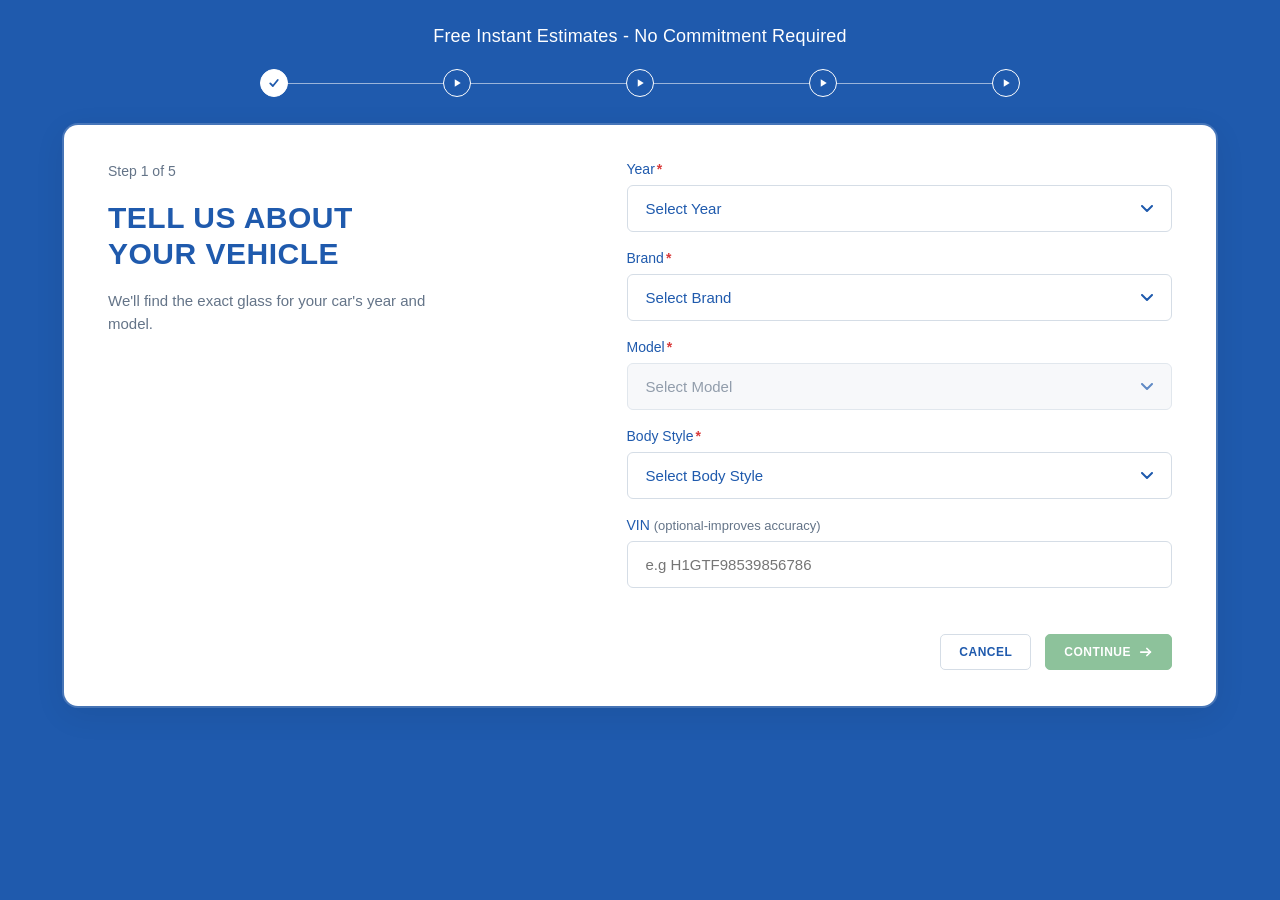
<file: index.html>
<!doctype html>
<html lang="en">
<head>
  <meta charset="utf-8">
  <meta name="viewport" content="width=device-width, initial-scale=1">
  <title>AGX — Vehicle Glass Estimate</title>
    <link rel="stylesheet" href="assets/css/form.css?v=1778682075">
</head>
<body>
  <div class="page-wrap">

    <h2 class="headline">Free Instant Estimates - No Commitment Required</h2>

    <!-- Stepper -->
    <ol class="stepper" aria-label="Form progress">
      <li class="step-circle done" aria-current="step" aria-label="Step 1: Vehicle info, current">
        <svg viewBox="0 0 16 16" fill="none" stroke="currentColor" stroke-width="2.4" stroke-linecap="round" stroke-linejoin="round" aria-hidden="true"><polyline points="3,8.5 6.5,12 13,4"/></svg>
      </li>
      <li class="step-circle pending" aria-label="Step 2, not started"><svg viewBox="0 0 16 16" fill="currentColor" aria-hidden="true"><polygon points="5,3 13,8 5,13"/></svg></li>
      <li class="step-circle pending" aria-label="Step 3, not started"><svg viewBox="0 0 16 16" fill="currentColor" aria-hidden="true"><polygon points="5,3 13,8 5,13"/></svg></li>
      <li class="step-circle pending" aria-label="Step 4, not started"><svg viewBox="0 0 16 16" fill="currentColor" aria-hidden="true"><polygon points="5,3 13,8 5,13"/></svg></li>
      <li class="step-circle pending" aria-label="Step 5, not started"><svg viewBox="0 0 16 16" fill="currentColor" aria-hidden="true"><polygon points="5,3 13,8 5,13"/></svg></li>
    </ol>

    <!-- Form card -->
    <div class="card glow">
      <form id="vehicle-form" autocomplete="off" novalidate>
        <div class="form-grid">

          <div class="form-intro">
            <p class="step-tag">Step 1 of 5</p>
            <h1>Tell us about<br>your vehicle</h1>
            <p>We'll find the exact glass for your car's year and model.</p>
          </div>

          <div class="form-fields">
            <div class="field">
              <label for="year">Year<span class="required-mark" aria-hidden="true">*</span></label>
              <select id="year" name="year" required>
                <option value="" selected disabled>Select Year</option>
              </select>
            </div>

            <div class="field">
              <label for="brand">Brand<span class="required-mark" aria-hidden="true">*</span></label>
              <select id="brand" name="brand" required>
                <option value="" selected disabled>Select Brand</option>
              </select>
            </div>

            <div class="field">
              <label for="model">Model<span class="required-mark" aria-hidden="true">*</span></label>
              <select id="model" name="model" required disabled>
                <option value="" selected disabled>Select Model</option>
              </select>
            </div>

            <div class="field">
              <label for="body_style">Body Style<span class="required-mark" aria-hidden="true">*</span></label>
              <select id="body_style" name="body_style" required>
                <option value="" selected disabled>Select Body Style</option>
              </select>
            </div>

            <div class="field">
              <label for="vin">VIN <span class="field-hint">(optional-improves accuracy)</span></label>
              <input type="text" id="vin" name="vin" placeholder="e.g H1GTF98539856786" maxlength="17">
            </div>

            <div class="form-actions">
              <button type="button" id="cancel-btn" class="btn btn-ghost">Cancel</button>
              <button type="submit" id="continue-btn" class="btn btn-primary" disabled>
                Continue
                <span class="arrow">
                  <svg viewBox="0 0 16 16" fill="none" stroke="currentColor" stroke-width="2" stroke-linecap="round" stroke-linejoin="round">
                    <line x1="2" y1="8" x2="13" y2="8"/>
                    <polyline points="9,4 13,8 9,12"/>
                  </svg>
                </span>
              </button>
            </div>
          </div>

        </div>
      </form>
    </div>

  </div>

  <script type="application/json" id="agx-vehicles-data">{"years":["2026","2025","2024","2023","2022","2021","2020","2019","2018","2017","2016","2015","2014","2013","2012","2011","2010"],"body_styles":[{"value":"sedan","label":"Sedan","available":true},{"value":"coupe","label":"Coupe","available":false},{"value":"suv","label":"SUV","available":false},{"value":"hatchback","label":"Hatchback","available":false},{"value":"combi","label":"Combi \/ Wagon","available":false},{"value":"pickup","label":"Pickup","available":false},{"value":"van","label":"Van","available":false}],"brands":{"BMW":["1 Series","3 Series","5 Series","7 Series","X1","X3","X5"],"Mercedes":["A-Class","C-Class","E-Class","S-Class","GLA","GLC","GLE"],"Audi":["A3","A4","A6","A8","Q3","Q5","Q7"],"Volkswagen":["Golf","Passat","Polo","Jetta","Tiguan","Touareg"],"Ford":["Focus","Fiesta","Mondeo","Mustang","Kuga","Explorer"],"Toyota":["Corolla","Camry","Yaris","RAV4","Highlander","Prius"],"Honda":["Civic","Accord","Jazz","CR-V","HR-V"],"Hyundai":["i20","i30","Elantra","Sonata","Tucson","Santa Fe"],"Kia":["Rio","Ceed","Sportage","Sorento","Stinger"],"Nissan":["Micra","Sentra","Altima","Qashqai","X-Trail"],"Renault":["Clio","Megane","Captur","Kadjar"],"Peugeot":["208","308","508","2008","3008"],"Skoda":["Fabia","Octavia","Superb","Karoq","Kodiaq"],"Opel":["Corsa","Astra","Insignia","Mokka"],"Tesla":["Model 3","Model S","Model Y","Model X"]}}</script>
  <script src="assets/js/form.js?v=1778587753"></script>
</body>
</html>
</file>
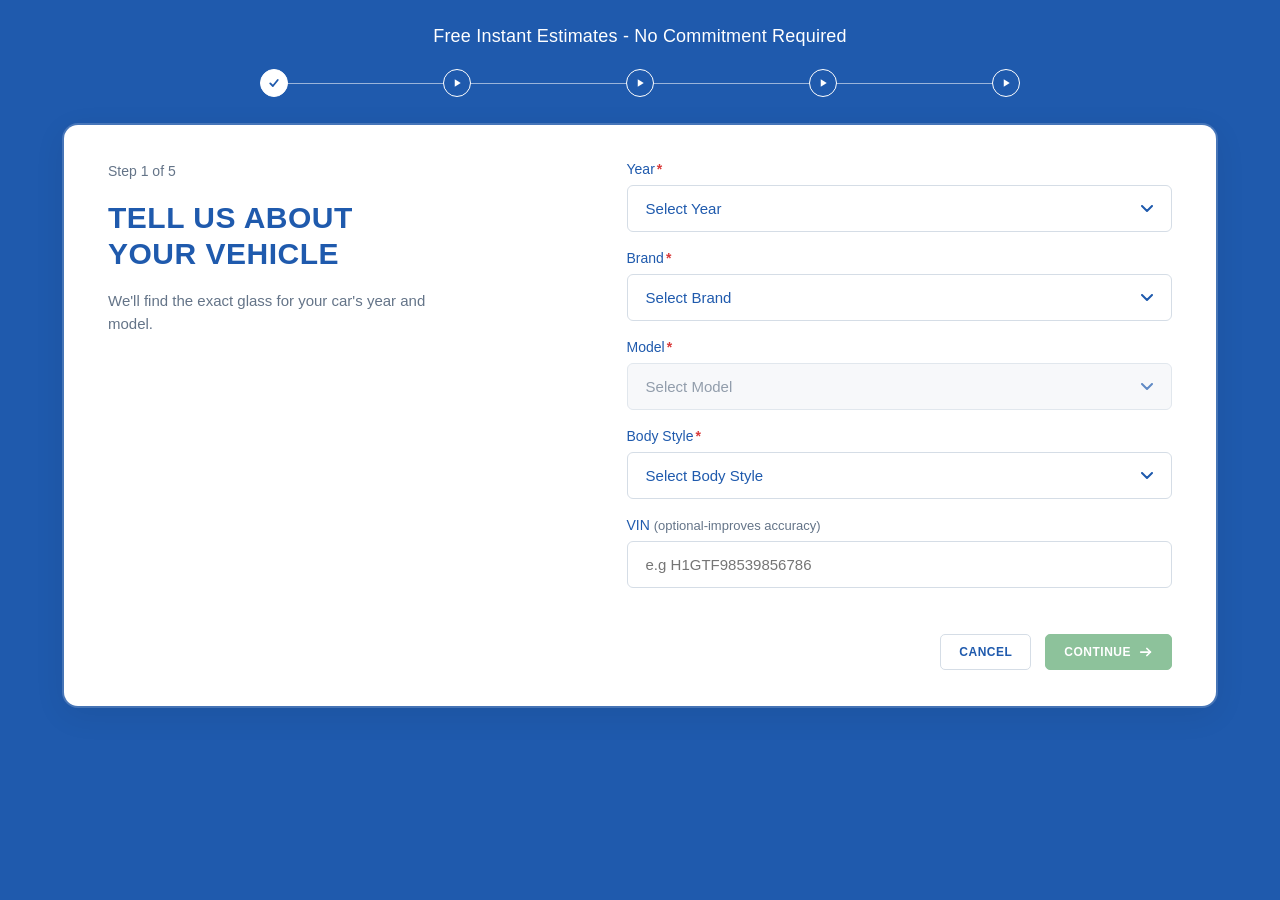
<file: contact.html>
<!doctype html>
<html lang="en">
<head>
  <meta charset="utf-8">
  <meta name="viewport" content="width=device-width, initial-scale=1">
  <title>AGX — Your Contact Info</title>
  <link rel="stylesheet" href="assets/css/form.css?v=1778682075">
  <link rel="stylesheet" href="assets/css/selector.css?v=1778490437">
  <link rel="stylesheet" href="assets/css/service.css?v=1778505774">
  <link rel="stylesheet" href="assets/css/contact.css?v=1778507556">
</head>
<body>
  <div class="page-wrap">

    <h2 class="headline">Free Instant Estimates - No Commitment Required</h2>

    <ol class="stepper" aria-label="Form progress">
      <li class="step-circle done"><svg viewBox="0 0 16 16" fill="none" stroke="currentColor" stroke-width="2.4" stroke-linecap="round" stroke-linejoin="round" aria-hidden="true"><polyline points="3,8.5 6.5,12 13,4"/></svg></li>
      <li class="step-circle done"><svg viewBox="0 0 16 16" fill="none" stroke="currentColor" stroke-width="2.4" stroke-linecap="round" stroke-linejoin="round" aria-hidden="true"><polyline points="3,8.5 6.5,12 13,4"/></svg></li>
      <li class="step-circle done"><svg viewBox="0 0 16 16" fill="none" stroke="currentColor" stroke-width="2.4" stroke-linecap="round" stroke-linejoin="round" aria-hidden="true"><polyline points="3,8.5 6.5,12 13,4"/></svg></li>
      <li class="step-circle done" aria-current="step"><svg viewBox="0 0 16 16" fill="none" stroke="currentColor" stroke-width="2.4" stroke-linecap="round" stroke-linejoin="round" aria-hidden="true"><polyline points="3,8.5 6.5,12 13,4"/></svg></li>
      <li class="step-circle pending"><svg viewBox="0 0 16 16" fill="currentColor" aria-hidden="true"><polygon points="5,3 13,8 5,13"/></svg></li>
    </ol>

    <div class="card service-card contact-card">

      <header class="service-header">
        <h1 class="service-title">Your contact info</h1>
        <p class="service-subtitle">We'll send your quote and booking confirmation here.</p>
      </header>

      <form id="contact-form" autocomplete="on" novalidate>

        <div class="contact-row">
          <div class="field">
            <label for="first-name">First name<span class="required-mark" aria-hidden="true">*</span></label>
            <input type="text" id="first-name" name="first_name" placeholder="Jane" maxlength="80" autocomplete="given-name" required>
          </div>
          <div class="field">
            <label for="last-name">Last name<span class="required-mark" aria-hidden="true">*</span></label>
            <input type="text" id="last-name" name="last_name" placeholder="Smith" maxlength="80" autocomplete="family-name" required>
          </div>
        </div>

        <div class="field">
          <label for="email">Email address<span class="required-mark" aria-hidden="true">*</span></label>
          <input type="email" id="email" name="email" placeholder="jane@example.com" maxlength="200" autocomplete="email" required>
        </div>

        <div class="field">
          <label for="phone">Phone number<span class="required-mark" aria-hidden="true">*</span></label>
          <input type="tel" id="phone" name="phone" placeholder="(555) 000-0000" maxlength="30" autocomplete="tel" required>
        </div>

        <div class="field">
          <label for="zip">ZIP / postal code<span class="required-mark" aria-hidden="true">*</span></label>
          <input type="text" id="zip" name="zip" placeholder="90210" maxlength="12" autocomplete="postal-code" required>
        </div>

        <div class="field">
          <label for="notes">Additional notes <span class="field-hint">(optional)</span></label>
          <textarea id="notes" name="notes" placeholder="Anything else our technician should know…" maxlength="500" rows="3"></textarea>
        </div>

      </form>

      <div class="selector-actions contact-actions">
        <button type="button" id="reset-btn" class="btn btn-text">
          <span class="arrow">
            <svg viewBox="0 0 16 16" fill="none" stroke="currentColor" stroke-width="1.6" stroke-linecap="round" stroke-linejoin="round">
              <path d="M14 8a6 6 0 1 1 -6-6 6.3 6.3 0 0 1 4.5 1.85L14 5.5"/>
              <polyline points="14,2 14,5.5 10.5,5.5"/>
            </svg>
          </span>
          Reset
        </button>
        <div class="action-group action-group-wide">
          <button type="button" id="back-btn" class="btn btn-ghost">
            <span class="arrow">
              <svg viewBox="0 0 16 16" fill="none" stroke="currentColor" stroke-width="2" stroke-linecap="round" stroke-linejoin="round">
                <line x1="13" y1="8" x2="3" y2="8"/>
                <polyline points="7,4 3,8 7,12"/>
              </svg>
            </span>
            Back
          </button>
          <button type="button" id="continue-btn" class="btn btn-primary btn-cta-wide" disabled>
            <span class="btn-label">Get my quote</span>
            <span class="btn-spinner" hidden>
              <svg viewBox="0 0 24 24" width="14" height="14" fill="none" stroke="currentColor" stroke-width="2.5" stroke-linecap="round">
                <circle cx="12" cy="12" r="9" stroke-opacity="0.25"/>
                <path d="M21 12a9 9 0 0 0 -9 -9"/>
              </svg>
            </span>
            <span class="arrow">
              <svg viewBox="0 0 16 16" fill="none" stroke="currentColor" stroke-width="2" stroke-linecap="round" stroke-linejoin="round">
                <line x1="2" y1="8" x2="13" y2="8"/>
                <polyline points="9,4 13,8 9,12"/>
              </svg>
            </span>
          </button>
        </div>
      </div>

    </div>

  </div>

  <!-- Reset confirmation modal -->
  <div id="reset-modal" class="modal-overlay" role="dialog" aria-modal="true" aria-labelledby="reset-modal-title" hidden>
    <div class="modal-dialog">
      <div class="modal-icon" aria-hidden="true">
        <svg viewBox="0 0 24 24" width="22" height="22" fill="none" stroke="currentColor" stroke-width="2" stroke-linecap="round" stroke-linejoin="round">
          <path d="M21 12a9 9 0 1 1 -9 -9c2.52 0 4.93 1 6.74 2.74L21 8"/>
          <polyline points="21,3 21,8 16,8"/>
        </svg>
      </div>
      <h3 id="reset-modal-title" class="modal-title">Reset everything and start over?</h3>
      <p class="modal-message">This will clear your vehicle, glass selections, service preferences, and contact info. This cannot be undone.</p>
      <div class="modal-actions">
        <button type="button" id="reset-cancel" class="btn btn-ghost">Cancel</button>
        <button type="button" id="reset-confirm" class="btn btn-danger">Reset</button>
      </div>
    </div>
  </div>

  <!-- Review modal — opens when "Get my quote" is clicked. Lets the user
       verify everything, jump back to a step to fix it, or confirm + submit. -->
  <div id="review-modal" class="modal-overlay" role="dialog" aria-modal="true" aria-labelledby="review-modal-title" hidden>
    <div class="modal-dialog modal-dialog-wide">
      <header class="review-header">
        <h3 id="review-modal-title" class="modal-title">Review your request</h3>
        <p class="modal-message">Make sure everything looks right before sending.</p>
      </header>

      <div class="review-body" id="review-body" tabindex="-1"></div>

      <div class="review-actions">
        <button type="button" id="review-cancel" class="btn btn-ghost">Back to form</button>
        <button type="button" id="review-confirm" class="btn btn-primary btn-cta-wide">
          <span class="btn-label">Get my quote</span>
          <span class="btn-spinner" hidden>
            <svg viewBox="0 0 24 24" width="14" height="14" fill="none" stroke="currentColor" stroke-width="2.5" stroke-linecap="round">
              <circle cx="12" cy="12" r="9" stroke-opacity="0.25"/>
              <path d="M21 12a9 9 0 0 0 -9 -9"/>
            </svg>
          </span>
          <span class="arrow">
            <svg viewBox="0 0 16 16" fill="none" stroke="currentColor" stroke-width="2" stroke-linecap="round" stroke-linejoin="round">
              <line x1="2" y1="8" x2="13" y2="8"/>
              <polyline points="9,4 13,8 9,12"/>
            </svg>
          </span>
        </button>
      </div>
    </div>
  </div>

  <!-- Submit modal (same component used on Step 3) -->
  <div id="submit-modal" class="modal-overlay" role="dialog" aria-modal="true" aria-labelledby="submit-modal-title" hidden>
    <div class="modal-dialog">
      <div class="modal-icon submit-icon" data-state="loading">
        <svg class="state-loading" viewBox="0 0 24 24" width="24" height="24" fill="none" stroke="currentColor" stroke-width="2.5" stroke-linecap="round">
          <circle cx="12" cy="12" r="9" stroke-opacity="0.25"/>
          <path d="M21 12a9 9 0 0 0 -9 -9"/>
        </svg>
        <svg class="state-success" viewBox="0 0 24 24" width="24" height="24" fill="none" stroke="currentColor" stroke-width="2.6" stroke-linecap="round" stroke-linejoin="round">
          <polyline points="5,12.5 10,17.5 19,7"/>
        </svg>
        <svg class="state-error" viewBox="0 0 24 24" width="24" height="24" fill="none" stroke="currentColor" stroke-width="2.5" stroke-linecap="round" stroke-linejoin="round">
          <line x1="6" y1="6" x2="18" y2="18"/>
          <line x1="18" y1="6" x2="6" y2="18"/>
        </svg>
      </div>
      <h3 id="submit-modal-title" class="modal-title">Sending your request…</h3>
      <p id="submit-modal-message" class="modal-message">One moment while we save everything.</p>
      <div class="modal-actions" id="submit-modal-actions" hidden>
        <button type="button" id="submit-cancel" class="btn btn-ghost" hidden>Close</button>
        <button type="button" id="submit-retry" class="btn btn-primary" hidden>Try again</button>
        <button type="button" id="submit-done" class="btn btn-primary" hidden>Done</button>
      </div>
    </div>
  </div>

  <script type="application/json" id="agx-options-data">{"damage_types":[{"value":"chip_crack","label":"Chip \/ crack","sub":"May be repairable"},{"value":"shattered_broken","label":"Shattered \/ broken","sub":"Full replacement needed"}],"features":[{"value":"heated_glass","label":"Heated Glass"},{"value":"adas_cameras","label":"ADAS \/ Cameras"},{"value":"acoustic_glass","label":"Acoustic Glass"},{"value":"factory_tint","label":"Factory Tint"},{"value":"rain_sensor","label":"Rain Sensor"},{"value":"not_sure","label":"Not sure?"}],"crack_sizes":[{"value":"small","label":"Small","sub":"Quarter-sized or less"},{"value":"medium","label":"Medium","sub":"Up to 6 inches"},{"value":"large","label":"Large","sub":"Over 6 inches"}],"service_modes":[{"value":"mobile","label":"Mobile service","sub":"We come to you — home, office, anywhere"},{"value":"shop","label":"Drop off at shop","sub":"Bring your vehicle to our facility"}],"payment_modes":[{"value":"insurance","label":"Use my insurance","sub":"We bill directly — often $0 out of pocket"},{"value":"out_of_pocket","label":"Pay out of pocket","sub":"Full transparent pricing"}],"time_slots":[{"value":"morning","label":"Morning","sub":"8 am – 12 pm"},{"value":"afternoon","label":"Afternoon","sub":"12 – 5 pm"},{"value":"evening","label":"Evening","sub":"5 – 8 pm"}],"insurance_providers":["State Farm","Geico","Allstate","Progressive","USAA","Liberty Mutual","Farmers","American Family","Nationwide","Travelers","AAA","Other \/ Not listed"],"body_categories":["sedan"],"glasses_by_body":{"sedan":["front_windshield","rear_window","right_front_door_window","right_rear_door_window","right_quarter_window","left_front_door_window","left_rear_door_window","left_quarter_window","sunroof_glass","left_mirror_glass","right_mirror_glass"]},"glass_specific_options":{"front_windshield":{"label":"Glass style","field":"glass_style","options":[{"value":"standard","label":"Standard","sub":"Single piece"},{"value":"split","label":"Split \/ bench style","sub":"Two-piece (older trucks)"}]},"rear_window":{"label":"Defrost","field":"rear_defrost","options":[{"value":"yes","label":"Yes","sub":"Lines embedded in glass"},{"value":"no","label":"No","sub":"Plain rear glass"},{"value":"not_sure","label":"Not sure","sub":"We'll verify on site"}]},"sunroof_glass":{"label":"Sunroof type","field":"sunroof_type","options":[{"value":"single","label":"Single","sub":"One panel"},{"value":"dual","label":"Dual \/ Panoramic","sub":"Two panels with divider"}]}}}</script>
  <script src="assets/js/contact.js?v=1778676919"></script>
</body>
</html>
</file>
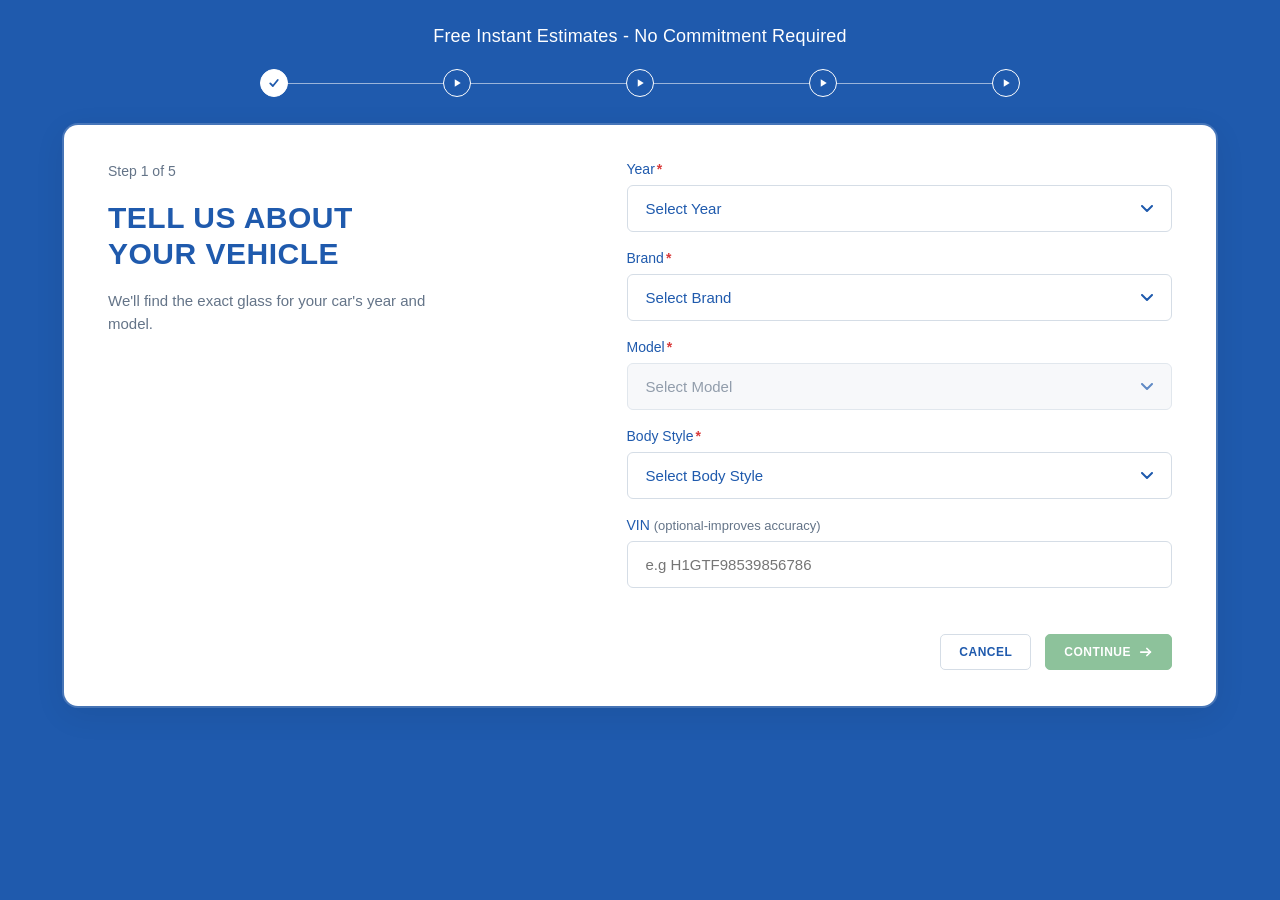
<file: estimate.html>
<!doctype html>
<html lang="en">
<head>
  <meta charset="utf-8">
  <meta name="viewport" content="width=device-width, initial-scale=1">
  <title>AGX — Your Estimate</title>
  <link rel="stylesheet" href="assets/css/form.css?v=1778505062">
  <link rel="stylesheet" href="assets/css/selector.css?v=1778490437">
  <link rel="stylesheet" href="assets/css/service.css?v=1778505774">
  <link rel="stylesheet" href="assets/css/contact.css?v=1778507556">
  <link rel="stylesheet" href="assets/css/estimate.css?v=1778680105">
</head>
<body>
  <div class="page-wrap">

    <!-- Headline + stepper intentionally omitted on the final step. -->
    <div class="estimate-top-spacer" aria-hidden="true"></div>

    <!-- Outer white card wraps the entire estimate content -->
    <div class="card estimate-card">

    <!-- Big summary card (price + breakdown) -->
    <section class="estimate-summary-card" aria-labelledby="estimate-total-label">
      <!-- "Ready" chip pinned top-right inside the card -->
      <div class="estimate-ready">
        <span class="estimate-ready-check" aria-hidden="true">
          <svg viewBox="0 0 16 16" fill="none" stroke="currentColor" stroke-width="2.4" stroke-linecap="round" stroke-linejoin="round"><polyline points="3,8.5 6.5,12 13,4"/></svg>
        </span>
        <span>Your estimate is ready</span>
      </div>
      <div class="estimate-summary-content">
        <div class="estimate-summary-label" id="estimate-total-label">Estimated total</div>
        <div class="estimate-summary-total" id="estimate-total">$—</div>
        <div class="estimate-summary-range" id="estimate-range">
          Typical range for this job: <span id="estimate-range-low">$—</span> – <span id="estimate-range-high">$—</span>
        </div>

        <dl class="estimate-breakdown" id="estimate-breakdown" aria-label="Estimate breakdown">
          <!-- filled by JS -->
        </dl>
      </div>
    </section>

    <!-- Tiles (vehicle / glass / service / date) -->
    <div class="estimate-tiles" id="estimate-tiles">
      <div class="estimate-tile">
        <div class="estimate-tile-label">VEHICLE</div>
        <div class="estimate-tile-value" id="tile-vehicle">—</div>
      </div>
      <div class="estimate-tile">
        <div class="estimate-tile-label">GLASS</div>
        <div class="estimate-tile-value" id="tile-glass">—</div>
      </div>
      <div class="estimate-tile">
        <div class="estimate-tile-label">SERVICE</div>
        <div class="estimate-tile-value" id="tile-service">—</div>
      </div>
      <div class="estimate-tile">
        <div class="estimate-tile-label">DATE</div>
        <div class="estimate-tile-value" id="tile-date">—</div>
      </div>
    </div>

    <!-- Info rows -->
    <div class="estimate-info">
      <div class="estimate-info-row">
        <span class="estimate-info-icon" aria-hidden="true">
          <svg viewBox="0 0 24 24" width="16" height="16" fill="none" stroke="currentColor" stroke-width="2" stroke-linecap="round" stroke-linejoin="round">
            <path d="M22 16.92v3a2 2 0 0 1-2.18 2 19.79 19.79 0 0 1-8.63-3.07 19.5 19.5 0 0 1-6-6 19.79 19.79 0 0 1-3.07-8.67A2 2 0 0 1 4.11 2h3a2 2 0 0 1 2 1.72c.13.96.36 1.9.7 2.81a2 2 0 0 1-.45 2.11L8.09 9.91a16 16 0 0 0 6 6l1.27-1.27a2 2 0 0 1 2.11-.45c.91.34 1.85.57 2.81.7A2 2 0 0 1 22 16.92Z"/>
          </svg>
        </span>
        <span class="estimate-info-text">A technician will call within 1 hour to confirm your appointment.</span>
      </div>
      <div class="estimate-info-row">
        <span class="estimate-info-icon" aria-hidden="true">
          <svg viewBox="0 0 24 24" width="16" height="16" fill="none" stroke="currentColor" stroke-width="2" stroke-linecap="round" stroke-linejoin="round">
            <rect x="3" y="5" width="18" height="14" rx="2"/>
            <polyline points="3,7 12,13 21,7"/>
          </svg>
        </span>
        <span class="estimate-info-text">You'll receive a confirmation email with all booking details.</span>
      </div>
      <div class="estimate-info-row">
        <span class="estimate-info-icon" aria-hidden="true">
          <svg viewBox="0 0 24 24" width="16" height="16" fill="none" stroke="currentColor" stroke-width="2" stroke-linecap="round" stroke-linejoin="round">
            <path d="M14.7 6.3a4 4 0 0 0-5.4 5.4L3 18l3 3 6.3-6.3a4 4 0 0 0 5.4-5.4l-2.3 2.3-2.7-2.7Z"/>
          </svg>
        </span>
        <span class="estimate-info-text">All repairs and replacements carry a <strong>lifetime workmanship warranty</strong>.</span>
      </div>
    </div>

    <!-- Actions -->
    <div class="estimate-actions">
      <button type="button" id="adjust-btn" class="btn btn-ghost">
        <span class="arrow">
          <svg viewBox="0 0 16 16" fill="none" stroke="currentColor" stroke-width="2" stroke-linecap="round" stroke-linejoin="round">
            <line x1="13" y1="8" x2="3" y2="8"/>
            <polyline points="7,4 3,8 7,12"/>
          </svg>
        </span>
        Adjust details
      </button>
      <button type="button" id="book-btn" class="btn btn-primary btn-cta-wide">
        <span class="btn-icon" aria-hidden="true">
          <svg viewBox="0 0 24 24" width="14" height="14" fill="none" stroke="currentColor" stroke-width="2" stroke-linecap="round" stroke-linejoin="round">
            <rect x="3" y="5" width="18" height="16" rx="2"/>
            <line x1="3" y1="10" x2="21" y2="10"/>
            <line x1="8" y1="3" x2="8" y2="7"/>
            <line x1="16" y1="3" x2="16" y2="7"/>
            <polyline points="9,15 11,17 15,13"/>
          </svg>
        </span>
        <span class="btn-label">Book this appointment</span>
        <span class="btn-spinner" hidden>
          <svg viewBox="0 0 24 24" width="14" height="14" fill="none" stroke="currentColor" stroke-width="2.5" stroke-linecap="round">
            <circle cx="12" cy="12" r="9" stroke-opacity="0.25"/>
            <path d="M21 12a9 9 0 0 0 -9 -9"/>
          </svg>
        </span>
      </button>
    </div>

    <p class="estimate-disclaimer">
      Final pricing confirmed after vehicle inspection. Insurance-covered repairs may be $0 out of pocket. Prices include OEM or OEM-equivalent glass and installation.
    </p>

    </div> <!-- /.estimate-card -->

  </div>

  <!-- Submit modal (loading / success / error) — same component used on Step 4 -->
  <div id="submit-modal" class="modal-overlay" role="dialog" aria-modal="true" aria-labelledby="submit-modal-title" hidden>
    <div class="modal-dialog">
      <div class="modal-icon submit-icon" data-state="loading">
        <svg class="state-loading" viewBox="0 0 24 24" width="24" height="24" fill="none" stroke="currentColor" stroke-width="2.5" stroke-linecap="round">
          <circle cx="12" cy="12" r="9" stroke-opacity="0.25"/>
          <path d="M21 12a9 9 0 0 0 -9 -9"/>
        </svg>
        <svg class="state-success" viewBox="0 0 24 24" width="24" height="24" fill="none" stroke="currentColor" stroke-width="2.6" stroke-linecap="round" stroke-linejoin="round">
          <polyline points="5,12.5 10,17.5 19,7"/>
        </svg>
        <svg class="state-error" viewBox="0 0 24 24" width="24" height="24" fill="none" stroke="currentColor" stroke-width="2.5" stroke-linecap="round" stroke-linejoin="round">
          <line x1="6" y1="6" x2="18" y2="18"/>
          <line x1="18" y1="6" x2="6" y2="18"/>
        </svg>
      </div>
      <h3 id="submit-modal-title" class="modal-title">Booking your appointment…</h3>
      <p id="submit-modal-message" class="modal-message">One moment while we save everything.</p>
      <div class="modal-actions" id="submit-modal-actions" hidden>
        <button type="button" id="submit-cancel" class="btn btn-ghost" hidden>Close</button>
        <button type="button" id="submit-retry" class="btn btn-primary" hidden>Try again</button>
        <button type="button" id="submit-done" class="btn btn-primary" hidden>Done</button>
      </div>
    </div>
  </div>

  <script type="application/json" id="agx-options-data">{"damage_types":[{"value":"chip_crack","label":"Chip \/ crack","sub":"May be repairable"},{"value":"shattered_broken","label":"Shattered \/ broken","sub":"Full replacement needed"}],"features":[{"value":"heated_glass","label":"Heated Glass"},{"value":"adas_cameras","label":"ADAS \/ Cameras"},{"value":"acoustic_glass","label":"Acoustic Glass"},{"value":"factory_tint","label":"Factory Tint"},{"value":"rain_sensor","label":"Rain Sensor"},{"value":"not_sure","label":"Not sure?"}],"crack_sizes":[{"value":"small","label":"Small","sub":"Quarter-sized or less"},{"value":"medium","label":"Medium","sub":"Up to 6 inches"},{"value":"large","label":"Large","sub":"Over 6 inches"}],"service_modes":[{"value":"mobile","label":"Mobile service","sub":"We come to you — home, office, anywhere"},{"value":"shop","label":"Drop off at shop","sub":"Bring your vehicle to our facility"}],"payment_modes":[{"value":"insurance","label":"Use my insurance","sub":"We bill directly — often $0 out of pocket"},{"value":"out_of_pocket","label":"Pay out of pocket","sub":"Full transparent pricing"}],"time_slots":[{"value":"morning","label":"Morning","sub":"8 am – 12 pm"},{"value":"afternoon","label":"Afternoon","sub":"12 – 5 pm"},{"value":"evening","label":"Evening","sub":"5 – 8 pm"}],"insurance_providers":["State Farm","Geico","Allstate","Progressive","USAA","Liberty Mutual","Farmers","American Family","Nationwide","Travelers","AAA","Other \/ Not listed"],"body_categories":["sedan"],"glasses_by_body":{"sedan":["front_windshield","rear_window","right_front_door_window","right_rear_door_window","right_quarter_window","left_front_door_window","left_rear_door_window","left_quarter_window","sunroof_glass","left_mirror_glass","right_mirror_glass"]},"glass_specific_options":{"front_windshield":{"label":"Glass style","field":"glass_style","options":[{"value":"standard","label":"Standard","sub":"Single piece"},{"value":"split","label":"Split \/ bench style","sub":"Two-piece (older trucks)"}]},"rear_window":{"label":"Defrost","field":"rear_defrost","options":[{"value":"yes","label":"Yes","sub":"Lines embedded in glass"},{"value":"no","label":"No","sub":"Plain rear glass"},{"value":"not_sure","label":"Not sure","sub":"We'll verify on site"}]},"sunroof_glass":{"label":"Sunroof type","field":"sunroof_type","options":[{"value":"single","label":"Single","sub":"One panel"},{"value":"dual","label":"Dual \/ Panoramic","sub":"Two panels with divider"}]}}}</script>
  <script src="assets/js/estimate.js?v=1778676883"></script>
</body>
</html>
</file>
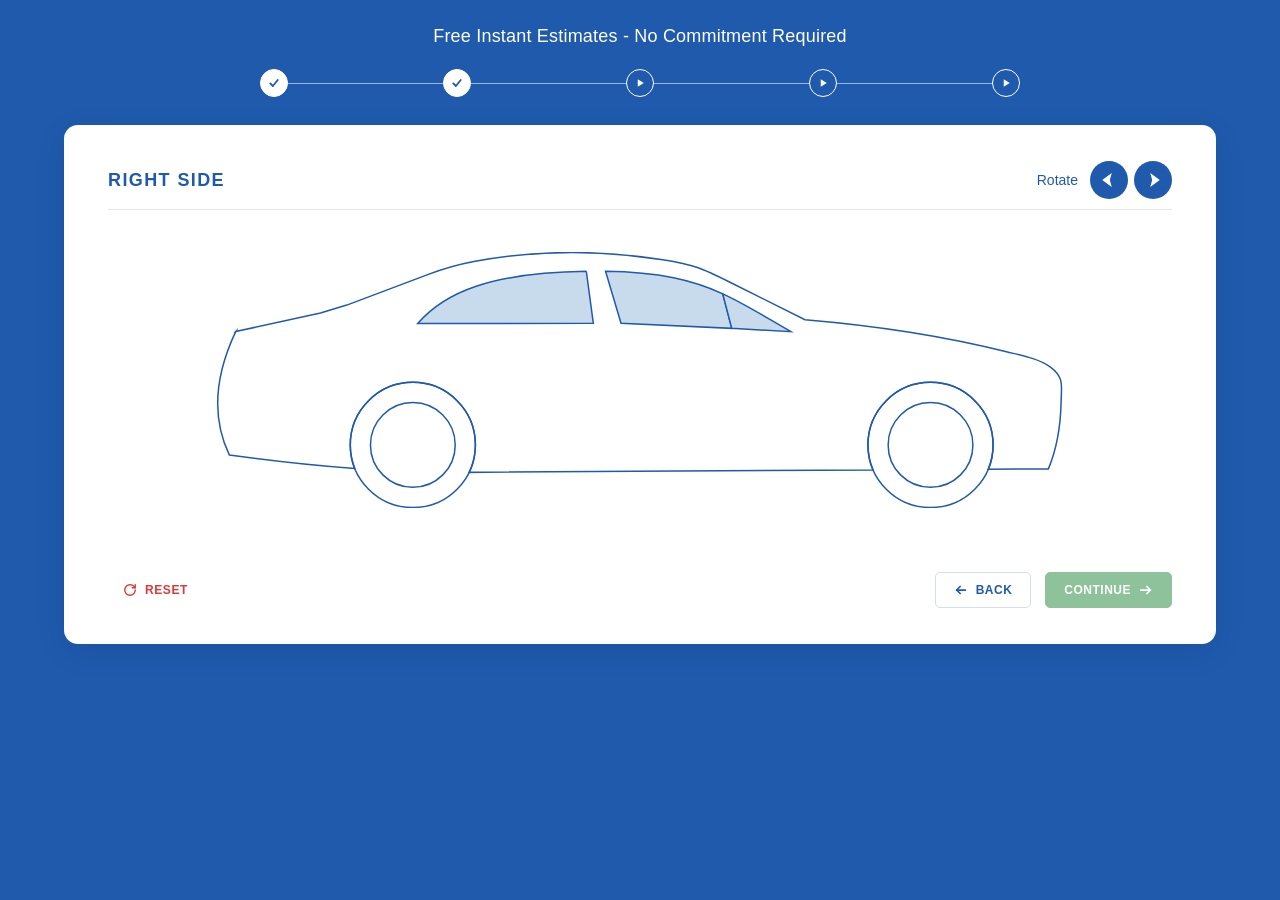
<file: selector.html>
<!doctype html>
<html lang="en">
<head>
  <meta charset="utf-8">
  <meta name="viewport" content="width=device-width, initial-scale=1">
  <title>AGX — Select Damaged Glass</title>
    <link rel="stylesheet" href="assets/css/form.css?v=1778682075">
  <link rel="stylesheet" href="assets/css/selector.css?v=1778682283">
</head>
<body>
  <div class="page-wrap">

    <h2 class="headline">Free Instant Estimates - No Commitment Required</h2>

    <!-- Stepper: step 1 done, step 2 current -->
    <ol class="stepper" aria-label="Form progress">
      <li class="step-circle done" aria-label="Step 1: Vehicle info, completed">
        <svg viewBox="0 0 16 16" fill="none" stroke="currentColor" stroke-width="2.4" stroke-linecap="round" stroke-linejoin="round" aria-hidden="true"><polyline points="3,8.5 6.5,12 13,4"/></svg>
      </li>
      <li class="step-circle done" aria-current="step" aria-label="Step 2: Glass selector, current">
        <svg viewBox="0 0 16 16" fill="none" stroke="currentColor" stroke-width="2.4" stroke-linecap="round" stroke-linejoin="round" aria-hidden="true"><polyline points="3,8.5 6.5,12 13,4"/></svg>
      </li>
      <li class="step-circle pending" aria-label="Step 3, not started"><svg viewBox="0 0 16 16" fill="currentColor" aria-hidden="true"><polygon points="5,3 13,8 5,13"/></svg></li>
      <li class="step-circle pending" aria-label="Step 4, not started"><svg viewBox="0 0 16 16" fill="currentColor" aria-hidden="true"><polygon points="5,3 13,8 5,13"/></svg></li>
      <li class="step-circle pending" aria-label="Step 5, not started"><svg viewBox="0 0 16 16" fill="currentColor" aria-hidden="true"><polygon points="5,3 13,8 5,13"/></svg></li>
    </ol>

    <!-- Selector card -->
    <div class="card selector-card">

      <div class="header-row">
        <h2 id="view-title" class="view-title">RIGHT SIDE</h2>
        <div class="rotate-control">
          <span class="rotate-label">Rotate</span>
          <button type="button" id="rotate-prev" class="rotate-btn" aria-label="Rotate left">
            <svg viewBox="0 0 6467.51 9524.01" fill="currentColor" xmlns="http://www.w3.org/2000/svg">
              <polygon points="6467.51,4782.6 0,9524.01 1313.17,4762 0,0"/>
            </svg>
          </button>
          <button type="button" id="rotate-next" class="rotate-btn" aria-label="Rotate right">
            <svg viewBox="0 0 6467.51 9524.01" fill="currentColor" xmlns="http://www.w3.org/2000/svg">
              <polygon points="6467.51,4782.6 0,9524.01 1313.17,4762 0,0"/>
            </svg>
          </button>
        </div>
      </div>

      <div id="car-stage" class="car-stage">
                  <div class="car-view active" data-view="right">
            <?xml version="1.0" encoding="UTF-8"?>
<svg xmlns="http://www.w3.org/2000/svg" xml:space="preserve" version="1.1"
viewBox="0 0 13751.16 4166.32"
preserveAspectRatio="xMidYMid meet"
style="shape-rendering:geometricPrecision; text-rendering:geometricPrecision; image-rendering:optimizeQuality; fill-rule:evenodd; clip-rule:evenodd"
xmlns:xlink="http://www.w3.org/1999/xlink">
 <defs>
  <style type="text/css"><![CDATA[
    .car-body { fill:none; stroke:#1F5AAD; stroke-width:1.5; vector-effect:non-scaling-stroke; stroke-miterlimit:10; }
    .glass-window { fill:#C8DBED; stroke:#1F5AAD; stroke-width:1.5; vector-effect:non-scaling-stroke; stroke-miterlimit:10; cursor:pointer; transition:fill 180ms ease; pointer-events:all; }
    .glass-window:hover { fill:#B8E5B5; }
    .glass-window.has-damage { fill:#B8E5B5; }
    .glass-window.selected { fill:#B8E5B5; }
  ]]></style>
 </defs>
 <g id="Layer_x0020_1">
  <path class="car-body" d="M302.39 1295.17l1379.86 -303.8 428.31 -127.48 1305.61 -491.31c278.71,-104.91 466.47,-160.97 762.2,-216.35 1025.33,-192.02 2050.68,-192.61 3076,-29.85 508.92,80.77 629.88,135.55 1083.85,361.99l1228.61 612.87c1127.82,94.71 2225.97,257.2 3279.59,521.53 229,57.44 525.66,110.12 716,250.26 223.96,164.93 178.87,301.83 173.27,566.5 -8.02,378.81 -63.31,745.84 -207.49,1090.61l-979.53 5.76c51.42,-121.72 79.85,-255.51 79.85,-395.94 0,-562.39 -455.9,-1018.28 -1018.28,-1018.28 -562.39,0 -1018.28,455.9 -1018.28,1018.28 0,144.69 30.24,282.29 84.64,406.93l-6347.78 37.3c-76.36,1.15 -152.49,1.89 -228.34,2.26 65.88,-134.82 102.91,-286.32 102.91,-446.49 0,-562.39 -455.9,-1018.28 -1018.28,-1018.28 -562.39,0 -1018.28,455.9 -1018.28,1018.28 0,135.32 26.46,264.45 74.38,382.57 -696.48,-50.15 -1375.24,-126.83 -2043.08,-219.95 -302.17,-632.73 -226.93,-1306.24 104.28,-2007.43z"/>
  <circle class="car-body" cx="3185.1" cy="3139.97" r="1018.28"/>
  <circle class="car-body" cx="3185.1" cy="3139.97" r="689.69"/>
  <circle class="car-body" cx="11610.23" cy="3139.97" r="1018.28"/>
  <circle class="car-body" cx="11610.23" cy="3139.97" r="689.69"/>
  <path id="right_front_door_window" class="glass-window" data-glass-name="Right Rear Door Window" role="button" tabindex="0" aria-label="Right Rear Door Window" d="M6008.53 314.53c-1558.98,21.1 -2306.29,344.75 -2744.02,849.77l2857.85 -4.44 -113.83 -845.34z"><title>Right Rear Door Window</title></path>
  <path id="right_rear_door_window" class="glass-window" data-glass-name="Right Front Door Window" role="button" tabindex="0" aria-label="Right Front Door Window" d="M6321.4 314.53 C7210.0,326.5 7749.3,463.1 8229.0,681.3 L8375.39,1242.79 L6573.22,1159.87 Z"><title>Right Front Door Window</title></path>
  <path id="right_quarter_window" class="glass-window" data-glass-name="Right Vent Glass" role="button" tabindex="0" aria-label="Right Vent Glass" d="M8229.0 681.3 C8590.9,845.9 8919.0,1057.0 9337.53,1296.11 L8375.39,1242.79 Z"><title>Right Vent Glass</title></path>
 </g>
</svg>
          </div>
                  <div class="car-view " data-view="front">
            <?xml version="1.0" encoding="UTF-8"?>
<svg xmlns="http://www.w3.org/2000/svg" xml:space="preserve" version="1.1"
viewBox="0 0 977.83 660.94"
preserveAspectRatio="xMidYMid meet"
style="shape-rendering:geometricPrecision; text-rendering:geometricPrecision; image-rendering:optimizeQuality; fill-rule:evenodd; clip-rule:evenodd"
xmlns:xlink="http://www.w3.org/1999/xlink">
 <defs>
  <style type="text/css"><![CDATA[
    .car-body { fill:none; stroke:#1F5AAD; stroke-width:1.5; vector-effect:non-scaling-stroke; stroke-miterlimit:10; }
    .glass-window { fill:#C8DBED; stroke:#1F5AAD; stroke-width:1.5; vector-effect:non-scaling-stroke; stroke-miterlimit:10; cursor:pointer; transition:fill 180ms ease; pointer-events:all; }
    .glass-window:hover { fill:#B8E5B5; }
    .glass-window.has-damage { fill:#B8E5B5; }
    .glass-window.selected { fill:#B8E5B5; }
  ]]></style>
 </defs>
 <g id="Layer_x0020_1">
  <path class="car-body" d="M242.38 19.74c81.74,-11.52 163.48,-16.17 245.21,-18.33l0 -0.07 1.32 0.03 1.32 -0.03 0 0.07c81.73,2.16 163.47,6.81 245.21,18.33 21.73,5.94 37.54,16.59 48.6,30.99 35.57,40.87 57.9,95.75 81.1,138.11l0 -22.32c7.38,-25.77 67.64,-28.64 87.24,-2 28.41,38.58 -39.74,46.11 -73.54,47.37 4.55,6.9 9.23,13.17 14.13,18.63l48.03 51.65c25.28,27.19 27.29,22.62 31.57,59.81 7.55,65.47 3.77,145.36 -7,234.16 -1.68,2.81 -3.49,5.41 -5.48,7.73l0 31.71c0,24.23 -19.82,44.06 -44.06,44.06l-47.67 0c-24.23,0 -44.06,-19.82 -44.06,-44.06l0 -7.39c-112.36,10.39 -223.77,17.44 -334.07,20.69l0 0.08 -1.32 -0.04 -1.32 0.04 0 -0.08c-110.39,-3.25 -221.88,-10.31 -334.33,-20.71l0 7.41c0,24.23 -19.82,44.06 -44.06,44.06l-47.67 0c-24.23,0 -44.06,-19.82 -44.06,-44.06l0 -32.02c-1.88,-2.25 -3.61,-4.73 -5.22,-7.43 -10.77,-88.8 -14.55,-168.69 -7,-234.16 4.28,-37.19 6.28,-32.62 31.57,-59.81l48.03 -51.65c4.9,-5.45 9.57,-11.71 14.12,-18.61 -33.61,-1.2 -102.62,-8.62 -74.06,-47.4 19.61,-26.64 79.86,-23.77 87.24,2l0 23.3c23.39,-42.49 45.79,-97.9 81.63,-139.09 11.06,-14.4 26.87,-25.04 48.6,-30.99z"/>
  <path id="front_windshield" class="glass-window" data-glass-name="Windshield" role="button" tabindex="0" aria-label="Windshield" d="M246.94 41.49c1.22,-0.17 2.46,-0.24 3.69,-0.35 159.62,-15.25 312.78,-15.15 469.43,-0.35 0.82,0.08 1.65,0.16 2.47,0.23 22.48,2.11 37.1,11.56 48.09,24.34 0.37,0.43 0.68,0.93 1.01,1.39 26.66,36.96 49.62,75.82 65.81,116.01 -232.65,-7.49 -465.29,-8.39 -697.94,0 16.94,-37.8 36.23,-75.3 60.75,-112.15 0.57,-0.86 1.1,-1.76 1.73,-2.59 11.03,-14.32 25.49,-23.9 44.96,-26.54z"><title>Windshield</title></path>
  <path class="car-body" d="M238.91 346.62l222.56 0c2,14.94 14.8,26.46 30.28,26.46 15.48,0 28.28,-11.52 30.28,-26.46l222.55 0c6.61,0 12.02,5.41 12.02,12.02l0 48.94c0,33.53 -27.43,60.95 -60.95,60.95l-407.8 0c-33.53,0 -60.95,-27.43 -60.95,-60.95l0 -48.94c0,-6.61 5.41,-12.02 12.02,-12.02z"/>
  <circle class="car-body" cx="491.75" cy="342.52" r="30.56"/>
  <path id="right_mirror_glass" class="glass-window" data-glass-name="Right Side Mirror" role="button" tabindex="0" aria-label="Right Side Mirror" d="M99.75 203.67c-26.35,-0.92 -88.54,-6.59 -66.16,-36.25 15.36,-20.37 62.59,-18.18 68.37,1.53 1.43,12.1 1.38,22.96 -2.22,34.72z"><title>Right Side Mirror</title></path>
  <path id="left_mirror_glass" class="glass-window" data-glass-name="Left Side Mirror" role="button" tabindex="0" aria-label="Left Side Mirror" d="M876.93 203.67c26.35,-0.92 88.54,-6.59 66.16,-36.25 -15.36,-20.37 -62.59,-18.18 -68.37,1.53 -1.43,12.1 -1.38,22.96 2.22,34.72z"><title>Left Side Mirror</title></path>
 </g>
</svg>
          </div>
                  <div class="car-view " data-view="left">
            <?xml version="1.0" encoding="UTF-8"?>
<svg xmlns="http://www.w3.org/2000/svg" xml:space="preserve" version="1.1"
viewBox="0 0 13750.9 4166.25"
preserveAspectRatio="xMidYMid meet"
style="shape-rendering:geometricPrecision; text-rendering:geometricPrecision; image-rendering:optimizeQuality; fill-rule:evenodd; clip-rule:evenodd"
xmlns:xlink="http://www.w3.org/1999/xlink">
 <defs>
  <style type="text/css"><![CDATA[
    .car-body { fill:none; stroke:#1F5AAD; stroke-width:1.5; vector-effect:non-scaling-stroke; stroke-miterlimit:10; }
    .glass-window { fill:#C8DBED; stroke:#1F5AAD; stroke-width:1.5; vector-effect:non-scaling-stroke; stroke-miterlimit:10; cursor:pointer; transition:fill 180ms ease; pointer-events:all; }
    .glass-window:hover { fill:#B8E5B5; }
    .glass-window.has-damage { fill:#B8E5B5; }
    .glass-window.selected { fill:#B8E5B5; }
    .driver-figure { fill:#9BA8B8; fill-rule:nonzero; pointer-events:none; }
  ]]></style>
 </defs>
 <g id="Layer_x0020_1">
  <path class="car-body" d="M13448.51 1295.14l-1379.83 -303.79 -428.3 -127.48 -1305.58 -491.3c-278.7,-104.9 -466.46,-160.97 -762.18,-216.34 -1025.31,-192.01 -2050.64,-192.61 -3075.94,-29.85 -508.91,80.77 -629.86,135.54 -1083.83,361.99l-1228.59 612.86c-1127.8,94.71 -2225.93,257.2 -3279.52,521.52 -228.99,57.44 -525.65,110.12 -715.99,250.26 -223.96,164.92 -178.86,301.82 -173.27,566.49 8.02,378.8 63.31,745.82 207.49,1090.59l979.51 5.76c-51.42,-121.72 -79.85,-255.5 -79.85,-395.93 0,-562.37 455.89,-1018.26 1018.26,-1018.26 562.37,0 1018.26,455.89 1018.26,1018.26 0,144.69 -30.24,282.28 -84.64,406.92l6347.66 37.3c76.36,1.15 152.48,1.89 228.33,2.26 -65.88,-134.82 -102.9,-286.32 -102.9,-446.48 0,-562.37 455.89,-1018.26 1018.26,-1018.26 562.37,0 1018.26,455.89 1018.26,1018.26 0,135.32 -26.46,264.44 -74.38,382.56 696.47,-50.15 1375.22,-126.83 2043.05,-219.94 302.16,-632.72 226.93,-1306.21 -104.28,-2007.39z"/>
  <circle class="car-body" cx="10565.86" cy="3139.91" r="1018.26"/>
  <circle class="car-body" cx="10565.86" cy="3139.91" r="689.67"/>
  <circle class="car-body" cx="2140.88" cy="3139.91" r="1018.26"/>
  <circle class="car-body" cx="2140.88" cy="3139.91" r="689.67"/>
  <path id="left_front_door_window" class="glass-window" data-glass-name="Left Rear Door Window" role="button" tabindex="0" aria-label="Left Rear Door Window" d="M7742.48 314.52c1558.95,21.1 2306.24,344.74 2743.96,849.76l-2857.79 -4.44 113.83 -845.32z"><title>Left Rear Door Window</title></path>
  <path id="left_rear_door_window" class="glass-window" data-glass-name="Left Front Door Window" role="button" tabindex="0" aria-label="Left Front Door Window" d="M7429.62 314.52 C6541.0,326.5 6001.8,463.1 5522.1,681.3 L5375.67,1242.77 L7177.81,1159.84 Z"><title>Left Front Door Window</title></path>
  <path id="left_quarter_window" class="glass-window" data-glass-name="Left Vent Glass" role="button" tabindex="0" aria-label="Left Vent Glass" d="M5522.1 681.3 C5160.2,845.9 4832.1,1057.0 4413.55,1296.08 L5375.67,1242.77 Z"><title>Left Vent Glass</title></path>
  <g class="driver-figure" id="driver_figure" aria-hidden="true">
   <path d="M6401.5 1198.1c1.03,-6 2.69,-11.96 4.99,-17.84 18.64,-47.66 72.33,-71.26 120.01,-52.63l146.16 57.03 150.4 -115.3c18.34,-18.15 39.96,-33.58 64.89,-44.79 111.92,-50.4 243.58,-0.55 294.01,111.39l1.79 3.97 -5.94 19.91 -776.31 38.25z"/>
   <path d="M6847.11 986.03c-126.9,54.84 -274.17,-3.42 -329.09,-130.35 -54.82,-126.83 3.45,-274.17 130.36,-329.09 126.86,-54.9 274.22,3.55 329.11,130.35 54.94,126.94 -3.53,274.3 -130.38,329.09z"/>
  </g>
 </g>
</svg>
          </div>
                  <div class="car-view " data-view="back">
            <?xml version="1.0" encoding="UTF-8"?>
<svg xmlns="http://www.w3.org/2000/svg" xml:space="preserve" version="1.1"
viewBox="0 0 981.05 662.25"
preserveAspectRatio="xMidYMid meet"
style="shape-rendering:geometricPrecision; text-rendering:geometricPrecision; image-rendering:optimizeQuality; fill-rule:evenodd; clip-rule:evenodd"
xmlns:xlink="http://www.w3.org/1999/xlink">
 <defs>
  <style type="text/css"><![CDATA[
    .car-body { fill:none; stroke:#1F5AAD; stroke-width:1.5; vector-effect:non-scaling-stroke; stroke-miterlimit:10; }
    .glass-window { fill:#C8DBED; stroke:#1F5AAD; stroke-width:1.5; vector-effect:non-scaling-stroke; stroke-miterlimit:10; cursor:pointer; transition:fill 180ms ease; pointer-events:all; }
    .glass-window:hover { fill:#B8E5B5; }
    .glass-window.has-damage { fill:#B8E5B5; }
    .glass-window.selected { fill:#B8E5B5; }
  ]]></style>
 </defs>
 <g id="Layer_x0020_1">
  <path class="car-body" d="M185.57 28.13c-18.92,13.66 -26.3,29.18 -37.92,48.47l-58.84 97.64c-25.09,50.79 -49.85,40.06 -67.47,101.85 -20.36,71.37 -24.13,140.27 -16.08,207.41 -3.15,28.74 2.95,49.28 16.9,64.22l0 70.23c0,23.64 19.35,42.99 42.99,42.99l51.26 0c23.64,0 42.99,-19.35 42.99,-42.99l0 -29.5c11.08,0.98 22.64,1.86 34.66,2.71 181.31,12.87 411.66,12.87 592.97,0 14.31,-1.02 27.98,-2.07 40.96,-3.28l0 30.07c0,23.64 19.35,42.99 42.99,42.99l51.26 0c23.64,0 42.99,-19.35 42.99,-42.99l0 -78.2c9.41,-14.06 13.22,-32.3 10.59,-56.25 8.05,-67.13 4.28,-136.03 -16.08,-207.41 -17.62,-61.79 -42.38,-51.06 -67.47,-101.85l-58.84 -97.64c-11.62,-19.29 -19,-34.81 -37.92,-48.47 -55.63,-40.15 -566.83,-31.09 -609.91,0z"/>
  <path id="rear_window" class="glass-window" data-glass-name="Rear Window" role="button" tabindex="0" aria-label="Rear Window" d="M847.33 167.62c-228.86,-18.5 -463.29,-19.49 -704.25,0l35.69 -101.14c4.23,-12.87 12.3,-20.62 23.8,-23.8 193.32,-17.7 382.78,-17.75 566.67,0 17.63,1.17 30.26,7.31 37.92,19.33l40.16 105.6z"><title>Rear Window</title></path>
  <line class="car-body" x1="248.84" y1="307.87" x2="722.26" y2="307.87"/>
 </g>
</svg>
          </div>
                  <div class="car-view " data-view="top">
            <?xml version="1.0" encoding="UTF-8"?>
<svg xmlns="http://www.w3.org/2000/svg" xml:space="preserve" version="1.1"
viewBox="0 0 13581.08 4403.06"
preserveAspectRatio="xMidYMid meet"
style="shape-rendering:geometricPrecision; text-rendering:geometricPrecision; image-rendering:optimizeQuality; fill-rule:evenodd; clip-rule:evenodd"
xmlns:xlink="http://www.w3.org/1999/xlink">
 <defs>
  <style type="text/css"><![CDATA[
    .car-body { fill:none; stroke:#1F5AAD; stroke-width:1.5; vector-effect:non-scaling-stroke; stroke-miterlimit:10; }
    .glass-window { fill:#C8DBED; stroke:#1F5AAD; stroke-width:1.5; vector-effect:non-scaling-stroke; stroke-miterlimit:10; cursor:pointer; transition:fill 180ms ease; pointer-events:all; }
    .glass-window:hover { fill:#B8E5B5; }
    .glass-window.has-damage { fill:#B8E5B5; }
    .glass-window.selected { fill:#B8E5B5; }
    /* The second-panel overlay — shown only when the customer picks
       "Dual / Panoramic" as the sunroof type. Non-interactive (the click
       still belongs to the underlying sunroof_glass rect). */
    .sunroof-divider {
      fill: rgba(31, 90, 173, 0.06);
      stroke: #1F5AAD;
      stroke-width: 1.5;
      vector-effect: non-scaling-stroke;
      stroke-miterlimit: 10;
      pointer-events: none;
      display: none;
    }
    .sunroof-divider.show { display: block; }
  ]]></style>
 </defs>
 <g id="Layer_x0020_1">
  <!-- Side mirrors (visible from top, protruding from the body) -->
  <path class="car-body" d="M2262.44 8.11l698.25 0c130.29,0 236.86,106.64 236.86,236.86l0 27.7 -1171.97 0 0 -27.7c0,-130.29 106.58,-236.86 236.86,-236.86z"/>
  <path class="car-body" d="M10788.63 8.11l698.25 0c130.29,0 236.86,106.64 236.86,236.86l0 27.7 -1171.97 0 0 -27.7c0,-130.29 106.58,-236.86 236.86,-236.86z"/>
  <path class="car-body" d="M2262.44 4394.95l698.25 0c130.29,0 236.86,-106.64 236.86,-236.86l0 -27.7 -1171.97 0 0 27.7c0,130.29 106.58,236.86 236.86,236.86z"/>
  <path class="car-body" d="M10788.63 4394.95l698.25 0c130.29,0 236.86,-106.64 236.86,-236.86l0 -27.7 -1171.97 0 0 27.7c0,130.29 106.58,236.86 236.86,236.86z"/>

  <!-- Body silhouette (top view) -->
  <path class="car-body" d="M13572.97 1994.25l0 413.8c-97.6,1284.29 -446.51,1787.79 -1319.98,1709.94l-2042.71 1.38 -136.23 209.73c-85.9,98.8 -154.42,76 -215.32,0l82.04 -209.51 -9078.13 3.7c-826.15,-65.47 -838.04,-477.03 -853.17,-1227.7l1.01 -1432.7c-22.44,-824.78 104.35,-1106.96 837.43,-1190.21l9088.65 0 -77.82 -198.72c60.91,-76 129.43,-98.8 215.32,0l129.08 198.72 2036.94 0c1024.17,-72.71 1257.09,604.53 1332.9,1721.58z"/>

  <!-- Sunroof — single clickable rect (the big rounded rectangle). -->
  <rect id="sunroof_glass" class="glass-window" data-glass-name="Sunroof Glass" role="button" tabindex="0" aria-label="Sunroof Glass" x="2848.68" y="935.3" width="6678.17" height="2532.45" rx="228.87" ry="236.86"><title>Sunroof Glass</title></rect>

  <!-- Second-panel overlay (hidden by default). JS adds the .show class
       when sunroof_type === "dual" to indicate a panoramic / split sunroof. -->
  <path id="sunroof_dual_divider" class="sunroof-divider" d="M3085.55 935.3l3065.75 0c130.29,0 236.86,106.61 236.86,236.86l0 2058.73c0,130.25 -106.61,236.86 -236.86,236.86l-3065.75 0c-130.25,0 -236.86,-106.58 -236.86,-236.86l0 -2058.73c0,-130.29 106.58,-236.86 236.86,-236.86z"/>
 </g>
</svg>
          </div>
              </div>

      <!-- Damage panel (hidden until window clicked) -->
      <div id="damage-panel" class="damage-panel">

        <div class="selected-list" id="selected-list" hidden>
          <span class="selected-list-label">Selected glasses:</span>
          <div class="selected-chips" id="selected-chips"></div>
        </div>

        <div class="editing-row" id="editing-row" hidden>
          <span class="editing-label">Editing:</span>
          <span class="editing-name" id="selected-name">Window</span>
          <button type="button" class="remove-x" id="remove-selected" aria-label="Remove this glass">×</button>
        </div>

        <div class="damage-grid" id="damage-grid">

          <div class="damage-column">
            <div class="panel-label">Type of Damage<span class="required-mark" aria-hidden="true">*</span></div>
            <div class="pill-group pill-group-column pill-group-stack" id="damage-group">
                              <button type="button" class="pill pill-stack" data-value="chip_crack">
                  <span class="pill-title">Chip / crack</span>
                                      <span class="pill-sub">May be repairable</span>
                                  </button>
                              <button type="button" class="pill pill-stack" data-value="shattered_broken">
                  <span class="pill-title">Shattered / broken</span>
                                      <span class="pill-sub">Full replacement needed</span>
                                  </button>
                          </div>
          </div>

          <div class="damage-column">
            <div class="panel-label">Crack / chip size<span class="required-mark" aria-hidden="true">*</span></div>
            <div class="pill-group pill-group-column pill-group-stack" id="crack-size-group">
                              <button type="button" class="pill pill-stack" data-value="small">
                  <span class="pill-title">Small</span>
                                      <span class="pill-sub">Quarter-sized or less</span>
                                  </button>
                              <button type="button" class="pill pill-stack" data-value="medium">
                  <span class="pill-title">Medium</span>
                                      <span class="pill-sub">Up to 6 inches</span>
                                  </button>
                              <button type="button" class="pill pill-stack" data-value="large">
                  <span class="pill-title">Large</span>
                                      <span class="pill-sub">Over 6 inches</span>
                                  </button>
                          </div>
          </div>

          <div class="damage-column">
            <div class="panel-label">
              Special features on this glass<span class="required-mark" aria-hidden="true">*</span>
              <span class="sub">(select all that apply)</span>
            </div>
            <div class="pill-group pill-group-column features" id="features-group">
                              <button type="button" class="pill" data-value="heated_glass">Heated Glass</button>
                              <button type="button" class="pill" data-value="adas_cameras">ADAS / Cameras</button>
                              <button type="button" class="pill" data-value="acoustic_glass">Acoustic Glass</button>
                              <button type="button" class="pill" data-value="factory_tint">Factory Tint</button>
                              <button type="button" class="pill" data-value="rain_sensor">Rain Sensor</button>
                              <button type="button" class="pill" data-value="not_sure">Not sure?</button>
                          </div>
          </div>

          <!-- 4th column — glass-specific options (conditional). Hidden by default;
               JS reveals it when the active glass has options defined. -->
          <div class="damage-column damage-column-glass-options" id="glass-options-column">
            <div class="panel-label" id="glass-options-label">Glass style<span class="required-mark" aria-hidden="true">*</span></div>
            <div class="pill-group pill-group-column pill-group-stack" id="glass-options-group"></div>
          </div>

        </div>

      </div>

      <div class="selector-actions">
        <button type="button" id="reset-btn" class="btn btn-text">
          <span class="arrow">
            <svg viewBox="0 0 16 16" fill="none" stroke="currentColor" stroke-width="1.6" stroke-linecap="round" stroke-linejoin="round">
              <path d="M14 8a6 6 0 1 1 -6-6 6.3 6.3 0 0 1 4.5 1.85L14 5.5"/>
              <polyline points="14,2 14,5.5 10.5,5.5"/>
            </svg>
          </span>
          Reset
        </button>
        <div class="action-group">
          <button type="button" id="back-btn" class="btn btn-ghost">
            <span class="arrow">
              <svg viewBox="0 0 16 16" fill="none" stroke="currentColor" stroke-width="2" stroke-linecap="round" stroke-linejoin="round">
                <line x1="13" y1="8" x2="3" y2="8"/>
                <polyline points="7,4 3,8 7,12"/>
              </svg>
            </span>
            Back
          </button>
          <button type="button" id="continue-btn" class="btn btn-primary" disabled>
            <span class="btn-label">Continue</span>
            <span class="btn-spinner" hidden>
              <svg viewBox="0 0 24 24" width="14" height="14" fill="none" stroke="currentColor" stroke-width="2.5" stroke-linecap="round">
                <circle cx="12" cy="12" r="9" stroke-opacity="0.25"/>
                <path d="M21 12a9 9 0 0 0 -9 -9"/>
              </svg>
            </span>
            <span class="arrow">
              <svg viewBox="0 0 16 16" fill="none" stroke="currentColor" stroke-width="2" stroke-linecap="round" stroke-linejoin="round">
                <line x1="2" y1="8" x2="13" y2="8"/>
                <polyline points="9,4 13,8 9,12"/>
              </svg>
            </span>
          </button>
        </div>
      </div>

    </div>

  </div>

  <!-- Reset confirmation modal -->
  <div id="reset-modal" class="modal-overlay" role="dialog" aria-modal="true" aria-labelledby="reset-modal-title" hidden>
    <div class="modal-dialog">
      <div class="modal-icon">
        <svg viewBox="0 0 24 24" width="22" height="22" fill="none" stroke="currentColor" stroke-width="2" stroke-linecap="round" stroke-linejoin="round">
          <path d="M21 12a9 9 0 1 1 -9 -9c2.52 0 4.93 1 6.74 2.74L21 8"/>
          <polyline points="21,3 21,8 16,8"/>
        </svg>
      </div>
      <h3 id="reset-modal-title" class="modal-title">Reset <span id="reset-modal-count">all</span> selected <span id="reset-modal-noun">glasses</span>?</h3>
      <p class="modal-message">This will clear every glass you've marked along with its damage type and features. This cannot be undone.</p>
      <div class="modal-actions">
        <button type="button" id="reset-cancel" class="btn btn-ghost">Cancel</button>
        <button type="button" id="reset-confirm" class="btn btn-danger">Reset</button>
      </div>
    </div>
  </div>

  <script type="application/json" id="agx-glass-options-data">{"front_windshield":{"label":"Glass style","field":"glass_style","options":[{"value":"standard","label":"Standard","sub":"Single piece"},{"value":"split","label":"Split \/ bench style","sub":"Two-piece (older trucks)"}]},"rear_window":{"label":"Defrost","field":"rear_defrost","options":[{"value":"yes","label":"Yes","sub":"Lines embedded in glass"},{"value":"no","label":"No","sub":"Plain rear glass"},{"value":"not_sure","label":"Not sure","sub":"We'll verify on site"}]},"sunroof_glass":{"label":"Sunroof type","field":"sunroof_type","options":[{"value":"single","label":"Single","sub":"One panel"},{"value":"dual","label":"Dual \/ Panoramic","sub":"Two panels with divider"}]}}</script>
  <script src="assets/js/selector.js?v=1778682134"></script>
</body>
</html>
</file>
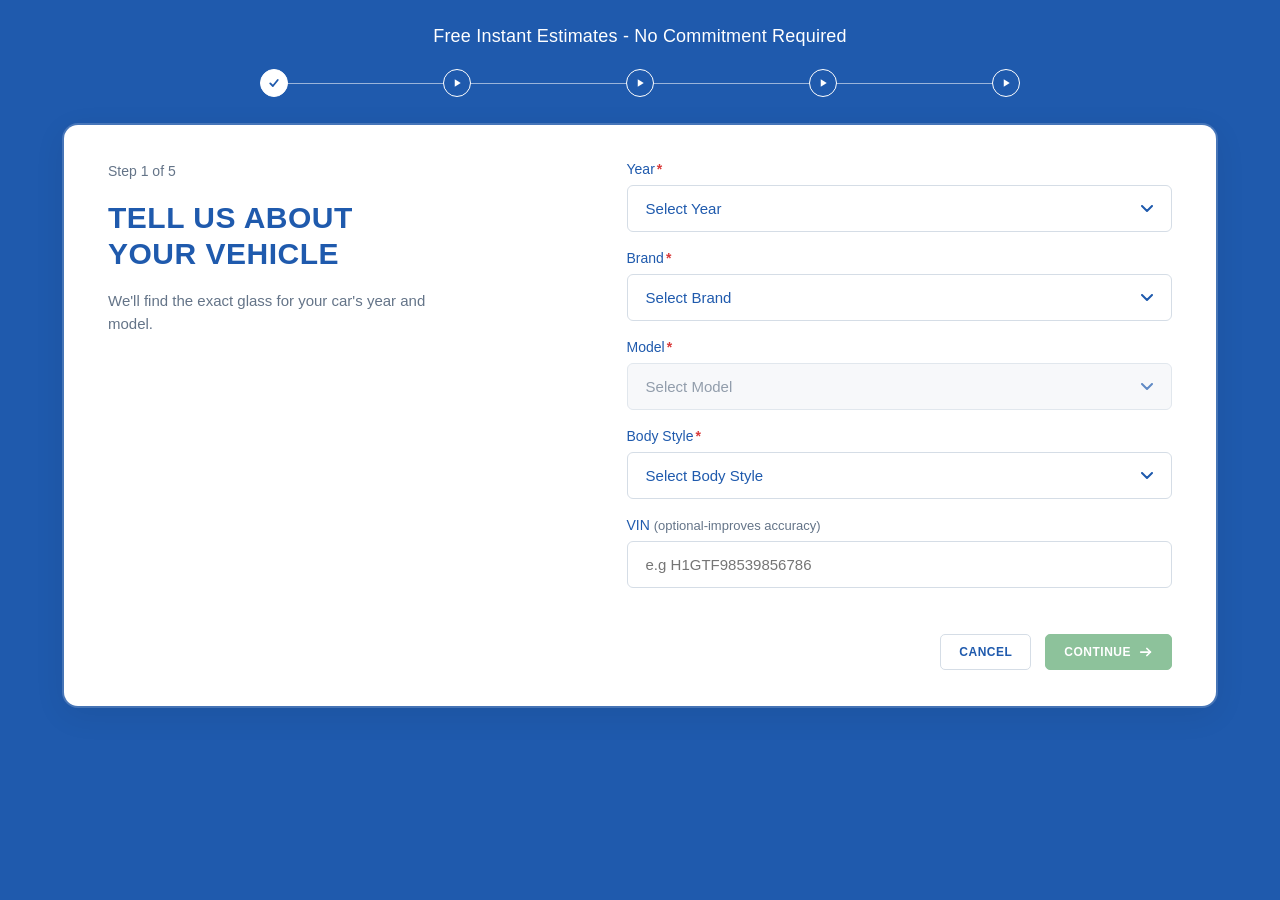
<file: service.html>
<!doctype html>
<html lang="en">
<head>
  <meta charset="utf-8">
  <meta name="viewport" content="width=device-width, initial-scale=1">
  <title>AGX — Service &amp; Scheduling</title>
  <link rel="stylesheet" href="assets/css/form.css?v=1778682075">
  <link rel="stylesheet" href="assets/css/selector.css?v=1778490437">
  <link rel="stylesheet" href="assets/css/service.css?v=1778505774">
</head>
<body>
  <div class="page-wrap">

    <h2 class="headline">Free Instant Estimates - No Commitment Required</h2>

    <ol class="stepper" aria-label="Form progress">
      <li class="step-circle done"><svg viewBox="0 0 16 16" fill="none" stroke="currentColor" stroke-width="2.4" stroke-linecap="round" stroke-linejoin="round" aria-hidden="true"><polyline points="3,8.5 6.5,12 13,4"/></svg></li>
      <li class="step-circle done"><svg viewBox="0 0 16 16" fill="none" stroke="currentColor" stroke-width="2.4" stroke-linecap="round" stroke-linejoin="round" aria-hidden="true"><polyline points="3,8.5 6.5,12 13,4"/></svg></li>
      <li class="step-circle done" aria-current="step"><svg viewBox="0 0 16 16" fill="none" stroke="currentColor" stroke-width="2.4" stroke-linecap="round" stroke-linejoin="round" aria-hidden="true"><polyline points="3,8.5 6.5,12 13,4"/></svg></li>
      <li class="step-circle pending"><svg viewBox="0 0 16 16" fill="currentColor" aria-hidden="true"><polygon points="5,3 13,8 5,13"/></svg></li>
      <li class="step-circle pending"><svg viewBox="0 0 16 16" fill="currentColor" aria-hidden="true"><polygon points="5,3 13,8 5,13"/></svg></li>
    </ol>

    <div class="card service-card">

      <header class="service-header">
        <h1 class="service-title">Service &amp; scheduling</h1>
        <p class="service-subtitle">We work around your schedule — home, work, or our shop.</p>
      </header>

      <!-- 1. Service mode -->
      <section class="service-section">
        <h2 class="service-section-title">How would you like to be served?<span class="required-mark" aria-hidden="true">*</span></h2>
        <div class="choice-grid" id="service-mode-group">
                      <button type="button" class="choice-card" data-value="mobile">
              <span class="choice-icon" aria-hidden="true"><svg viewBox="0 0 28 24" fill="none" stroke="currentColor" stroke-width="1.6" stroke-linecap="round" stroke-linejoin="round"><rect x="1.5" y="6" width="15" height="11" rx="1.5"/><path d="M16.5 9.5 H21 L25.5 14.5 V17 H16.5 Z"/><circle cx="7" cy="19.5" r="2.2"/><circle cx="20" cy="19.5" r="2.2"/></svg></span>
              <span class="choice-body">
                <span class="choice-title">Mobile service</span>
                                  <span class="choice-sub">We come to you — home, office, anywhere</span>
                              </span>
            </button>
                      <button type="button" class="choice-card" data-value="shop">
              <span class="choice-icon" aria-hidden="true"><svg viewBox="0 0 24 24" fill="none" stroke="currentColor" stroke-width="1.6" stroke-linecap="round" stroke-linejoin="round"><path d="M3 10 L3 21 L21 21 L21 10"/><path d="M2 10 L4 4 H20 L22 10 Z"/><path d="M9 21 L9 14 L15 14 L15 21"/></svg></span>
              <span class="choice-body">
                <span class="choice-title">Drop off at shop</span>
                                  <span class="choice-sub">Bring your vehicle to our facility</span>
                              </span>
            </button>
                  </div>
      </section>

      <!-- 2. Payment / coverage -->
      <section class="service-section">
        <h2 class="service-section-title">Payment / coverage<span class="required-mark" aria-hidden="true">*</span></h2>
        <div class="choice-grid" id="payment-mode-group">
                      <button type="button" class="choice-card" data-value="insurance">
              <span class="choice-icon" aria-hidden="true"><svg viewBox="0 0 24 24" fill="none" stroke="currentColor" stroke-width="1.6" stroke-linecap="round" stroke-linejoin="round"><path d="M12 2 L20 5.5 V12 C20 16.5 16.5 20.5 12 22 C7.5 20.5 4 16.5 4 12 V5.5 Z"/><polyline points="8.5,12 11,14.5 15.5,9.5"/></svg></span>
              <span class="choice-body">
                <span class="choice-title">Use my insurance</span>
                                  <span class="choice-sub">We bill directly — often $0 out of pocket</span>
                              </span>
            </button>
                      <button type="button" class="choice-card" data-value="out_of_pocket">
              <span class="choice-icon" aria-hidden="true"><svg viewBox="0 0 24 24" fill="none" stroke="currentColor" stroke-width="1.6" stroke-linecap="round" stroke-linejoin="round"><rect x="2.5" y="6.5" width="19" height="13" rx="2"/><path d="M2.5 10.5 H21.5"/><circle cx="17" cy="15" r="1.2" fill="currentColor"/></svg></span>
              <span class="choice-body">
                <span class="choice-title">Pay out of pocket</span>
                                  <span class="choice-sub">Full transparent pricing</span>
                              </span>
            </button>
                  </div>
      </section>

      <!-- 3. Insurance provider (visible when 'insurance' is picked) -->
      <section class="service-section insurance-section" id="insurance-section" hidden>
        <div class="field">
          <label for="insurance-provider-select">Insurance provider<span class="required-mark" aria-hidden="true">*</span></label>
          <select id="insurance-provider-select" name="insurance_provider">
            <option value="" selected disabled>Select your provider</option>
                          <option value="State Farm">State Farm</option>
                          <option value="Geico">Geico</option>
                          <option value="Allstate">Allstate</option>
                          <option value="Progressive">Progressive</option>
                          <option value="USAA">USAA</option>
                          <option value="Liberty Mutual">Liberty Mutual</option>
                          <option value="Farmers">Farmers</option>
                          <option value="American Family">American Family</option>
                          <option value="Nationwide">Nationwide</option>
                          <option value="Travelers">Travelers</option>
                          <option value="AAA">AAA</option>
                          <option value="Other / Not listed">Other / Not listed</option>
                      </select>
        </div>
        <div class="info-note">
          <span class="info-note-icon" aria-hidden="true"><svg viewBox="0 0 24 24" fill="none" stroke="currentColor" stroke-width="1.6" stroke-linecap="round" stroke-linejoin="round"><circle cx="12" cy="12" r="9"/><line x1="12" y1="11" x2="12" y2="16"/><circle cx="12" cy="8" r="0.6" fill="currentColor" stroke="none"/></svg></span>
          <span class="info-note-text">Most comprehensive policies cover windshield repair or replacement with little to no deductible. We handle all paperwork and bill your insurer directly.</span>
        </div>
      </section>

      <!-- 4. Schedule -->
      <section class="service-section">
        <h2 class="service-section-title">When works best for you?</h2>
        <div class="schedule-row">
          <div class="schedule-field">
            <label class="field-label" for="preferred-date">
              <span class="field-label-icon" aria-hidden="true"><svg viewBox="0 0 24 24" fill="none" stroke="currentColor" stroke-width="1.6" stroke-linecap="round" stroke-linejoin="round"><rect x="3" y="5" width="18" height="16" rx="2"/><line x1="3" y1="10" x2="21" y2="10"/><line x1="8" y1="3" x2="8" y2="7"/><line x1="16" y1="3" x2="16" y2="7"/></svg></span>
              Preferred date<span class="required-mark" aria-hidden="true">*</span>
            </label>
            <input type="date" id="preferred-date" name="preferred_date">
          </div>
          <div class="schedule-field">
            <label class="field-label" id="preferred-time-label">
              <span class="field-label-icon" aria-hidden="true"><svg viewBox="0 0 24 24" fill="none" stroke="currentColor" stroke-width="1.6" stroke-linecap="round" stroke-linejoin="round"><circle cx="12" cy="12" r="9"/><polyline points="12,7 12,12 15.5,14"/></svg></span>
              Preferred time<span class="required-mark" aria-hidden="true">*</span>
            </label>
            <div class="time-row" id="time-slot-group" role="radiogroup" aria-labelledby="preferred-time-label">
                              <button type="button" class="time-pill" role="radio" aria-checked="false" data-value="morning">
                  <span class="time-pill-title">Morning</span>
                  <span class="time-pill-sub">8 am – 12 pm</span>
                </button>
                              <button type="button" class="time-pill" role="radio" aria-checked="false" data-value="afternoon">
                  <span class="time-pill-title">Afternoon</span>
                  <span class="time-pill-sub">12 – 5 pm</span>
                </button>
                              <button type="button" class="time-pill" role="radio" aria-checked="false" data-value="evening">
                  <span class="time-pill-title">Evening</span>
                  <span class="time-pill-sub">5 – 8 pm</span>
                </button>
                          </div>
          </div>
        </div>
      </section>

      <div class="selector-actions">
        <button type="button" id="reset-btn" class="btn btn-text">
          <span class="arrow">
            <svg viewBox="0 0 16 16" fill="none" stroke="currentColor" stroke-width="1.6" stroke-linecap="round" stroke-linejoin="round">
              <path d="M14 8a6 6 0 1 1 -6-6 6.3 6.3 0 0 1 4.5 1.85L14 5.5"/>
              <polyline points="14,2 14,5.5 10.5,5.5"/>
            </svg>
          </span>
          Reset
        </button>
        <div class="action-group">
          <button type="button" id="back-btn" class="btn btn-ghost">
            <span class="arrow">
              <svg viewBox="0 0 16 16" fill="none" stroke="currentColor" stroke-width="2" stroke-linecap="round" stroke-linejoin="round">
                <line x1="13" y1="8" x2="3" y2="8"/>
                <polyline points="7,4 3,8 7,12"/>
              </svg>
            </span>
            Back
          </button>
          <button type="button" id="continue-btn" class="btn btn-primary" disabled>
            <span class="btn-label">Continue</span>
            <span class="btn-spinner" hidden>
              <svg viewBox="0 0 24 24" width="14" height="14" fill="none" stroke="currentColor" stroke-width="2.5" stroke-linecap="round">
                <circle cx="12" cy="12" r="9" stroke-opacity="0.25"/>
                <path d="M21 12a9 9 0 0 0 -9 -9"/>
              </svg>
            </span>
            <span class="arrow">
              <svg viewBox="0 0 16 16" fill="none" stroke="currentColor" stroke-width="2" stroke-linecap="round" stroke-linejoin="round">
                <line x1="2" y1="8" x2="13" y2="8"/>
                <polyline points="9,4 13,8 9,12"/>
              </svg>
            </span>
          </button>
        </div>
      </div>

    </div>

  </div>

  <script src="assets/js/service.js?v=1778587753"></script>
</body>
</html>
</file>
<file: assets/css/form.css>
/* ==========================================================
   Shared base styles — used on every page
   ========================================================== */

* { box-sizing: border-box; }

:root {
  /* ---- Colors ---- */
  --bg-blue:        #1F5AAD;
  --bg-blue-deep:   #1B4F99;
  --primary:        #1F5AAD;
  --primary-dark:   #174584;
  --text-dark:      #1F5AAD;
  --text-muted:     #647488;
  --border-light:   #E2E8EF;
  --border-input:   #D5DDE6;
  --green-cta:      #1E8639;
  --green-cta-hover:#176E2D;
  --danger:         #D93B3B;
  --danger-hover:   #B92E2E;
  --glass-blue:     #C8DBED;
  --glass-green:    #B8E5B5;
  --white:          #FFFFFF;
  --shadow-card:    0 8px 32px rgba(0, 0, 0, 0.08);

  /* ---- Spacing scale (use these instead of magic px values) ---- */
  --space-1:  4px;
  --space-2:  8px;
  --space-3: 12px;
  --space-4: 16px;
  --space-5: 24px;
  --space-6: 32px;
  --space-7: 48px;

  /* ---- Radii ---- */
  --radius-sm: 5px;
  --radius-md: 8px;
  --radius-lg: 12px;
  --radius-xl: 14px;
}

html, body {
  margin: 0;
  padding: 0;
  font-family: -apple-system, BlinkMacSystemFont, "Segoe UI", Roboto, "Helvetica Neue", Arial, sans-serif;
  background: var(--bg-blue);
  color: var(--text-dark);
  min-height: 100vh;
  -webkit-font-smoothing: antialiased;
  -moz-osx-font-smoothing: grayscale;
}

.page-wrap {
  max-width: 1200px;
  margin: 0 auto;
  padding: 18px 24px 32px;
}

/* ----- Top headline ----- */
.headline {
  text-align: center;
  color: var(--white);
  font-size: 18px;
  font-weight: 400;
  letter-spacing: 0.2px;
  margin: 8px 0 22px;
}

/* ==========================================================
   Stepper — 5 step progress bar
   ========================================================== */
.stepper {
  display: flex;
  align-items: center;
  justify-content: space-between;
  max-width: 760px;
  margin: 0 auto 28px;
  position: relative;
  padding: 0;
  list-style: none;
}

.stepper::before {
  content: "";
  position: absolute;
  left: 24px;
  right: 24px;
  top: 50%;
  height: 1px;
  background: rgba(255, 255, 255, 0.55);
  z-index: 0;
}

.step-circle {
  position: relative;
  width: 28px;
  height: 28px;
  border-radius: 50%;
  display: flex;
  align-items: center;
  justify-content: center;
  background: var(--white);
  color: var(--primary);
  border: 1px solid var(--white);
  z-index: 1;
}

.step-circle.done {
  background: var(--white);
  color: var(--primary);
}

.step-circle.done svg,
.step-circle.pending svg {
  width: 12px;
  height: 12px;
}

.step-circle.pending {
  background: var(--bg-blue);
  color: var(--white);
  border: 1px solid var(--white);
}

/* ==========================================================
   Card
   ========================================================== */
.card {
  background: var(--white);
  border-radius: 14px;
  box-shadow: var(--shadow-card);
  padding: 36px 44px;
  position: relative;
}

.card.glow {
  box-shadow: 0 0 0 2px rgba(255, 255, 255, 0.18), var(--shadow-card);
}

/* ==========================================================
   Buttons — shared
   ========================================================== */
.btn {
  display: inline-flex;
  align-items: center;
  gap: 8px;
  font-family: inherit;
  font-size: 12px;
  font-weight: 600;
  letter-spacing: 0.5px;
  text-transform: uppercase;
  padding: 10px 18px;
  border-radius: 5px;
  border: 1px solid transparent;
  cursor: pointer;
  transition: background 150ms ease, color 150ms ease, border-color 150ms ease, opacity 150ms ease;
  text-decoration: none;
}

.btn .arrow svg {
  width: 14px;
  height: 14px;
}

.btn:disabled,
.btn[aria-disabled="true"] {
  opacity: 0.5;
  cursor: not-allowed;
}

.btn-primary {
  background: var(--green-cta);
  color: var(--white);
  border-color: var(--green-cta);
}
.btn-primary:hover:not(:disabled) {
  background: var(--green-cta-hover);
  border-color: var(--green-cta-hover);
}

.btn-ghost {
  background: var(--white);
  color: var(--primary);
  border-color: var(--border-input);
}
.btn-ghost:hover {
  border-color: var(--primary);
}

.btn-text {
  background: transparent;
  color: var(--text-muted);
  border-color: transparent;
  padding: 10px 14px;
  font-size: 12px;
  letter-spacing: 0.6px;
}
.btn-text:hover {
  color: var(--primary);
  text-decoration: underline;
  text-underline-offset: 3px;
}

/* Reset is a destructive action — always red so it's instantly recognisable. */
#reset-btn,
#reset-btn:hover {
  color: var(--danger);
  text-decoration: none;
}
#reset-btn:hover {
  color: var(--danger-hover);
  text-decoration: underline;
  text-underline-offset: 3px;
}

.btn-danger {
  background: var(--danger);
  color: var(--white);
  border-color: var(--danger);
}
.btn-danger:hover:not(:disabled) {
  background: var(--danger-hover);
  border-color: var(--danger-hover);
}

.btn .arrow {
  display: inline-flex;
  width: 14px;
  height: 14px;
}

/* ==========================================================
   Step 1 — Tell us about your vehicle (form layout)
   ========================================================== */
.form-grid {
  display: grid;
  grid-template-columns: 1fr 1.2fr;
  gap: 64px;
  align-items: start;
}

.form-intro .step-tag {
  font-size: 14px;
  color: var(--text-muted);
  margin: 0 0 18px;
}

.form-intro h1 {
  font-size: 30px;
  line-height: 1.2;
  font-weight: 700;
  letter-spacing: 0.5px;
  color: var(--text-dark);
  text-transform: uppercase;
  margin: 0 0 18px;
}

.form-intro p {
  font-size: 15px;
  color: var(--text-muted);
  line-height: 1.5;
  margin: 0;
  max-width: 320px;
}

.form-fields {
  display: flex;
  flex-direction: column;
  gap: 18px;
}

.field label {
  display: block;
  font-size: 14px;
  font-weight: 500;
  color: var(--text-dark);
  margin-bottom: 8px;
}

.field label .field-hint {
  font-weight: 400;
  color: var(--text-muted);
  font-size: 13px;
}

.field select,
.field input[type="text"] {
  width: 100%;
  padding: 14px 18px;
  font-family: inherit;
  font-size: 15px;
  color: var(--text-dark);
  background: var(--white);
  border: 1px solid var(--border-input);
  border-radius: 6px;
  appearance: none;
  -webkit-appearance: none;
  cursor: pointer;
  transition: border-color 150ms ease;
}

.field input[type="text"] {
  cursor: text;
}

.field select:focus,
.field input[type="text"]:focus {
  outline: none;
  border-color: var(--primary);
}

.field select {
  background-image: url("data:image/svg+xml;utf8,<svg xmlns='http://www.w3.org/2000/svg' width='12' height='8' viewBox='0 0 12 8'><path fill='none' stroke='%231F5AAD' stroke-width='2' stroke-linecap='round' stroke-linejoin='round' d='M1 1l5 5 5-5'/></svg>");
  background-repeat: no-repeat;
  background-position: right 18px center;
  padding-right: 44px;
}

.field select:disabled {
  background-color: #F4F6F9;
  color: var(--text-muted);
  cursor: not-allowed;
}

.field select option:disabled {
  color: #C0C8D2;
}

.form-actions {
  display: flex;
  justify-content: flex-end;
  align-items: center;
  gap: 14px;
  margin-top: 28px;
}

/* ==========================================================
   Required-field indicator — shared across every step.
   ========================================================== */
.required-mark {
  color: var(--danger);
  margin-left: 2px;
  font-weight: 700;
}

/* ==========================================================
   Responsive
   ========================================================== */
@media (max-width: 800px) {
  .card { padding: 28px 22px; }
  .form-grid { grid-template-columns: 1fr; gap: 28px; }
  .form-intro h1 { font-size: 24px; }
  .stepper { max-width: 100%; }
  .step-circle { width: 30px; height: 30px; }
  .headline { font-size: 18px; }
}
</file>
<file: assets/css/selector.css>
/* ==========================================================
   Selector page — Step 2: Glass selector + damage panel
   ========================================================== */

.selector-card .header-row {
  display: flex;
  align-items: center;
  justify-content: space-between;
  padding-bottom: 10px;
  border-bottom: 1px solid var(--border-light);
  margin-bottom: 10px;
}

.view-title {
  font-size: 18px;
  font-weight: 600;
  letter-spacing: 1.4px;
  text-transform: uppercase;
  color: var(--primary);
  margin: 0;
}

.rotate-control {
  display: flex;
  align-items: center;
  gap: 6px;
}

.rotate-control .rotate-label {
  margin-right: 6px;
}

.rotate-control .rotate-label {
  font-size: 14px;
  color: var(--primary);
  font-weight: 500;
}

.rotate-btn {
  width: 38px;
  height: 38px;
  border-radius: 50%;
  border: none;
  background: var(--primary);
  color: var(--white);
  cursor: pointer;
  display: inline-flex;
  align-items: center;
  justify-content: center;
  transition: background 150ms ease, transform 100ms ease;
}
.rotate-btn:hover { background: var(--primary-dark); }
.rotate-btn:active { transform: scale(0.94); }

.rotate-btn svg {
  width: 14px;
  height: 14px;
  display: block;
}

#rotate-prev svg {
  transform: scaleX(-1) translateX(2px);
  transform-origin: center;
}

#rotate-next svg {
  transform: translateX(2px);
}

/* ==========================================================
   Car SVG stage
   ========================================================== */
.car-stage {
  width: 100%;
  height: 320px;
  padding: 6px 32px;
  display: flex;
  align-items: center;
  justify-content: center;
  position: relative;
}

/* All views stack in the same area; only the active one is visible.
   Pure opacity crossfade — no movement. */
.car-view {
  position: absolute;
  inset: 0;
  display: flex;
  align-items: center;
  justify-content: center;
  width: auto;
  height: 100%;
  margin: 0 auto;
  opacity: 0;
  pointer-events: none;
  transition: opacity 220ms ease;
}

.car-view.active {
  opacity: 1;
  pointer-events: auto;
  z-index: 1;
}

.car-view svg {
  width: 100%;
  height: 100%;
  max-width: 80%;
  max-height: 80%;
  display: block;
}

/* ==========================================================
   Damage panel (under car)
   ========================================================== */
.damage-panel {
  margin-top: 18px;
  padding-top: 16px;
  border-top: 1px solid var(--border-light);
  display: none;
}

.damage-panel.open {
  display: block;
  animation: fadeUp 240ms ease;
}

@keyframes fadeUp {
  from { opacity: 0; transform: translateY(6px); }
  to   { opacity: 1; transform: translateY(0); }
}

.panel-row {
  display: grid;
  grid-template-columns: 220px 1fr;
  gap: 24px;
  align-items: start;
  margin-bottom: 14px;
}

.panel-row + .panel-row {
  margin-top: 12px;
}

/* ----- Damage grid -----
   Title on top, horizontal divider, buttons stacked vertically below.
   Default = 3 columns; expands to 4 when the active glass has glass-specific
   options (toggled by adding .has-glass-options on .damage-grid). */
.damage-grid {
  display: grid;
  grid-template-columns: repeat(3, 1fr);
  column-gap: 28px;
  align-items: start;
  margin-top: 28px;        /* breathing room between chip list and section titles */
}

.damage-grid.has-glass-options {
  grid-template-columns: repeat(4, 1fr);
}

.damage-column {
  display: flex;
  flex-direction: column;
  min-width: 0;
}

.damage-column .panel-label {
  padding-top: 0;
  padding-bottom: 12px;
  margin-bottom: 16px;
  /* Same height across all titles so the buttons below line up across columns. */
  min-height: 52px;
  /* Block layout so the required asterisk stays inline with the title text;
     .sub keeps its display:block to drop to a new line on its own. */
  display: block;
}

/* 4th column hidden by default — only rendered when the grid has the
   .has-glass-options class. */
.damage-column-glass-options { display: none; }
.damage-grid.has-glass-options .damage-column-glass-options { display: flex; }

.panel-label {
  font-size: 14px;
  font-weight: 700;
  color: var(--text-dark);
  padding-top: 10px;
}

.panel-label .sub {
  display: block;
  font-size: 12px;
  color: var(--text-muted);
  font-weight: 400;       /* keep "(select all that apply)" not-bold */
  margin-top: 4px;
}

/* ---- Selected glasses list (multi-select stack) ---- */
.selected-list {
  display: flex;
  align-items: center;
  flex-wrap: wrap;
  gap: 12px;
  margin-bottom: 16px;
  padding-bottom: 14px;
  border-bottom: 1px dashed var(--border-light);
}

.selected-list-label {
  font-size: 13px;
  color: var(--text-muted);
  font-weight: 500;
}

.selected-chips {
  display: inline-flex;
  flex-wrap: wrap;
  gap: 8px;
}

.chip {
  display: inline-flex;
  align-items: center;
  gap: 6px;
  background: var(--glass-blue);
  color: var(--text-dark);
  font-size: 12px;
  font-weight: 500;
  padding: 4px 4px 4px 10px;
  border-radius: 999px;
  cursor: pointer;
  border: 1px solid transparent;
  transition: background 150ms ease, border-color 150ms ease;
  font-family: inherit;
  line-height: 1.2;
}

.chip:hover { border-color: rgba(31, 90, 173, 0.35); }

.chip.editing {
  background: var(--glass-green);
  font-weight: 600;
  border-color: rgba(31, 90, 173, 0.25);
}

.remove-x {
  background: rgba(31, 90, 173, 0.14);
  border: none;
  width: 15px;
  height: 15px;
  border-radius: 50%;
  cursor: pointer;
  display: inline-flex;
  align-items: center;
  justify-content: center;
  color: var(--primary);
  font-size: 10px;
  font-weight: 700;
  line-height: 1;
  padding: 0;
}
.remove-x:hover { background: rgba(31, 90, 173, 0.28); }

.editing-row {
  display: inline-flex;
  align-items: center;
  gap: 8px;
  margin-bottom: 18px;
}

/* Hidden for now (chip list already shows the editing target). */
#editing-row { display: none; }
.editing-label {
  font-size: 13px;
  color: var(--text-muted);
  font-weight: 500;
}
.editing-name {
  font-size: 14px;
  font-weight: 600;
  color: var(--primary);
}

/* ----- Pill buttons (damage / features) ----- */
.pill-group {
  display: flex;
  flex-wrap: wrap;
  gap: 12px;
  padding-top: 12px;
}

/* Vertical column variant — used inside .damage-grid (under each column's title). */
.pill-group-column {
  flex-direction: column;
  flex-wrap: nowrap;
  padding-top: 0;
  gap: 10px;
  align-items: stretch;
}

.pill-group-column .pill {
  flex: 0 0 auto;
  width: 100%;
  max-width: 220px;
  min-width: 0;
  margin: 0;
  text-align: center;
}

/* ----- Photo uploader ----- */
.photo-wrap {
  display: flex;
  flex-wrap: wrap;
  align-items: flex-start;
  gap: 10px;
  padding-top: 8px;
}

.photo-add {
  display: inline-flex;
  align-items: center;
  gap: 8px;
  padding: 10px 14px;
  border: 1px dashed var(--border-input);
  border-radius: 6px;
  color: var(--text-muted);
  font-size: 13px;
  font-weight: 500;
  cursor: pointer;
  transition: border-color 150ms ease, color 150ms ease;
  background: var(--white);
}
.photo-add:hover {
  border-color: var(--primary);
  color: var(--primary);
}
.photo-add-icon {
  font-size: 18px;
  line-height: 1;
  font-weight: 600;
}

.photo-list {
  display: flex;
  flex-wrap: wrap;
  gap: 8px;
}

.photo-thumb {
  position: relative;
  width: 64px;
  height: 64px;
  border-radius: 6px;
  overflow: hidden;
  border: 1px solid var(--border-input);
  background: #F4F6F9;
  display: flex;
  align-items: center;
  justify-content: center;
}
.photo-thumb img {
  width: 100%;
  height: 100%;
  object-fit: cover;
  display: block;
}
.photo-thumb.is-uploading::after {
  content: "";
  position: absolute;
  inset: 0;
  background: rgba(255, 255, 255, 0.7);
  background-image: linear-gradient(45deg, transparent 33%, rgba(31, 90, 173, 0.25) 33%, rgba(31, 90, 173, 0.25) 66%, transparent 66%);
  background-size: 14px 14px;
  animation: stripes 800ms linear infinite;
}
@keyframes stripes { from { background-position: 0 0; } to { background-position: 14px 0; } }

.photo-thumb-remove {
  position: absolute;
  top: 3px;
  right: 3px;
  width: 18px;
  height: 18px;
  border-radius: 50%;
  border: none;
  background: rgba(15, 35, 70, 0.7);
  color: var(--white);
  cursor: pointer;
  display: inline-flex;
  align-items: center;
  justify-content: center;
  font-size: 11px;
  line-height: 1;
  padding: 0;
}
.photo-thumb-remove:hover { background: rgba(15, 35, 70, 0.9); }

.photo-thumb.has-error {
  border-color: var(--danger);
}
.photo-thumb.has-error::before {
  content: "!";
  position: absolute;
  inset: 0;
  display: flex;
  align-items: center;
  justify-content: center;
  background: rgba(217, 59, 59, 0.15);
  color: var(--danger);
  font-weight: 700;
}

/* ----- Notes textarea ----- */
.notes-wrap {
  position: relative;
  padding-top: 8px;
}
.notes-input {
  width: 100%;
  padding: 10px 12px;
  font-family: inherit;
  font-size: 13px;
  line-height: 1.5;
  color: var(--text-dark);
  background: var(--white);
  border: 1px solid var(--border-input);
  border-radius: 6px;
  resize: vertical;
  min-height: 70px;
  transition: border-color 150ms ease;
}
.notes-input:focus {
  outline: none;
  border-color: var(--primary);
}
.notes-counter {
  position: absolute;
  right: 8px;
  bottom: 6px;
  font-size: 11px;
  color: var(--text-muted);
  pointer-events: none;
}

.pill {
  font-family: inherit;
  font-size: 13px;
  font-weight: 500;
  letter-spacing: 0.3px;
  color: var(--primary);
  background: var(--white);
  border: 1px solid var(--border-input);
  padding: 8px 18px;
  border-radius: 6px;
  cursor: pointer;
  transition: background 150ms ease, color 150ms ease, border-color 150ms ease;
  flex: 1 1 0;
  min-width: 140px;
  text-align: center;
}

.pill:hover {
  border-color: var(--primary);
}

.pill.active {
  background: var(--primary);
  color: var(--white);
  border-color: var(--primary);
}

.pill-group.features .pill {
  text-transform: none;
  font-weight: 500;        /* match all other pills */
  letter-spacing: 0.3px;
}

/* ----- Stacked pills (title + subtitle, e.g. crack size) ----- */
.pill-group-stack {
  gap: 14px;
}

.pill.pill-stack {
  display: flex;
  flex-direction: column;
  align-items: center;
  justify-content: center;
  gap: 4px;
  text-transform: none;
  letter-spacing: 0.2px;
  padding: 14px 18px;
  text-align: center;
  border-width: 1px;
}

.pill.pill-stack .pill-title {
  font-size: 13px;
  font-weight: 500;
  color: var(--text-dark);
  letter-spacing: 0.3px;
  line-height: 1.2;
}

.pill.pill-stack .pill-sub {
  font-size: 11px;
  font-weight: 500;
  color: var(--text-muted);
  letter-spacing: 0.2px;
  line-height: 1.3;
}

.pill.pill-stack:hover {
  border-color: var(--primary);
}

/* Active state — solid primary blue, matches the other two sections. */
.pill.pill-stack.active {
  background: var(--primary);
  border-color: var(--primary);
  color: var(--white);
}
.pill.pill-stack.active .pill-title { color: var(--white); }
.pill.pill-stack.active .pill-sub   { color: rgba(255, 255, 255, 0.85); }

/* ==========================================================
   Footer actions for selector card
   ========================================================== */
.selector-actions {
  display: flex;
  justify-content: space-between;
  align-items: center;
  gap: 14px;
  margin-top: 32px;
}

.selector-actions .action-group {
  display: inline-flex;
  align-items: center;
  gap: 14px;
}

/* Visible keyboard focus on glass windows */
.car-view svg .glass-window:focus { outline: none; }
.car-view svg .glass-window:focus-visible {
  outline: 2px solid #FFB400;
  outline-offset: 2px;
}

/* ==========================================================
   Modal — confirmation dialog
   ========================================================== */
.modal-overlay {
  position: fixed;
  inset: 0;
  background: rgba(15, 35, 70, 0.55);
  display: flex;
  align-items: center;
  justify-content: center;
  z-index: 1000;
  opacity: 0;
  pointer-events: none;
  transition: opacity 200ms ease;
  padding: 20px;
}

.modal-overlay.open {
  opacity: 1;
  pointer-events: all;
}

.modal-dialog {
  background: var(--white);
  border-radius: 12px;
  padding: 28px 28px 24px;
  max-width: 420px;
  width: 100%;
  box-shadow: 0 18px 50px rgba(15, 35, 70, 0.28);
  transform: translateY(8px) scale(0.98);
  transition: transform 200ms ease;
}

.modal-overlay.open .modal-dialog {
  transform: translateY(0) scale(1);
}

.modal-icon {
  width: 44px;
  height: 44px;
  border-radius: 50%;
  background: rgba(217, 59, 59, 0.10);
  display: flex;
  align-items: center;
  justify-content: center;
  color: #D93B3B;
  margin-bottom: 14px;
}

/* ----- Submit-modal icon variants (loading / success / error) ----- */
.submit-icon { background: rgba(31, 90, 173, 0.10); color: var(--primary); }
.submit-icon[data-state="success"] { background: rgba(45, 168, 74, 0.12); color: var(--green-cta); }
.submit-icon[data-state="error"]   { background: rgba(217, 59, 59, 0.10); color: #D93B3B; }
.submit-icon > svg { display: none; }
.submit-icon[data-state="loading"] > .state-loading { display: block; animation: spin 900ms linear infinite; }
.submit-icon[data-state="success"] > .state-success { display: block; }
.submit-icon[data-state="error"]   > .state-error   { display: block; }

@keyframes spin { from { transform: rotate(0); } to { transform: rotate(360deg); } }

/* ----- Spinner inside the Continue button (during fetch) ----- */
.btn-spinner {
  display: none;
  align-items: center;
}
.btn-spinner svg { animation: spin 900ms linear infinite; }
.btn.is-loading .btn-label,
.btn.is-loading .arrow { visibility: hidden; }
.btn.is-loading .btn-spinner {
  display: inline-flex;
  position: absolute;
  left: 50%;
  top: 50%;
  transform: translate(-50%, -50%);
}
.btn { position: relative; }

.modal-title {
  font-size: 17px;
  font-weight: 600;
  color: var(--text-dark);
  margin: 0 0 8px;
  line-height: 1.3;
}

.modal-message {
  font-size: 13px;
  color: var(--text-muted);
  margin: 0 0 20px;
  line-height: 1.55;
}

.modal-actions {
  display: flex;
  justify-content: flex-end;
  gap: 10px;
}

/* ==========================================================
   Hidden helper
   ========================================================== */
[hidden] { display: none !important; }

/* ==========================================================
   Responsive
   ========================================================== */
@media (max-width: 800px) {
  .panel-row { grid-template-columns: 1fr; gap: 8px; }
  .panel-label { padding-top: 0; }
  .pill { min-width: 140px; padding: 10px 14px; font-size: 12px; }
  .car-view svg { max-height: 240px; }
  .damage-grid,
  .damage-grid.has-glass-options {
    grid-template-columns: 1fr;
    row-gap: 18px;
  }
  .damage-column .panel-label {
    min-height: 0;
  }
}
</file>
<file: assets/css/service.css>
/* ==========================================================
   Step 3 — Service & scheduling (redesigned)
   No emoji icons; clean line-art SVG.
   Horizontal time pills.
   ========================================================== */

.service-card {
  padding: 36px 44px;
}

/* ----- Page header ----- */
.service-header {
  margin: 0 0 28px;
  padding-bottom: 18px;
  border-bottom: 1px solid var(--border-light);
}
.service-title {
  font-size: 22px;
  font-weight: 700;
  color: var(--text-dark);
  margin: 0 0 6px;
  letter-spacing: -0.1px;
}
.service-subtitle {
  font-size: 14px;
  color: var(--text-muted);
  margin: 0;
}

/* ----- Section blocks ----- */
.service-section {
  margin: 0 0 26px;
}
.service-section:last-of-type {
  margin-bottom: 0;
}
.service-section-title {
  font-size: 13px;
  font-weight: 700;
  color: var(--text-dark);
  margin: 0 0 12px;
  letter-spacing: 0.2px;
}

/* ==========================================================
   Choice cards (service mode / payment mode)
   ========================================================== */
.choice-grid {
  display: grid;
  grid-template-columns: 1fr 1fr;
  gap: 12px;
}

.choice-card {
  display: flex;
  align-items: center;
  gap: 14px;
  padding: 14px 18px;
  background: var(--white);
  border: 1px solid var(--border-input);
  border-radius: 8px;
  cursor: pointer;
  font-family: inherit;
  text-align: left;
  transition: border-color 150ms ease, background 150ms ease, color 150ms ease;
  color: var(--text-dark);
}
.choice-card:hover {
  border-color: var(--primary);
}

.choice-icon {
  flex: 0 0 36px;
  width: 36px;
  height: 36px;
  display: inline-flex;
  align-items: center;
  justify-content: center;
  color: var(--primary);
  background: rgba(31, 90, 173, 0.08);
  border-radius: 8px;
  transition: background 150ms ease, color 150ms ease;
}
.choice-icon svg {
  width: 22px;
  height: 22px;
}

.choice-body {
  display: flex;
  flex-direction: column;
  gap: 2px;
  min-width: 0;
}
.choice-title {
  font-size: 14px;
  font-weight: 700;
  letter-spacing: 0.1px;
}
.choice-sub {
  font-size: 12px;
  color: var(--text-muted);
  line-height: 1.4;
  font-weight: 400;
}

/* Selected state — solid primary blue, matches the app's single-select pills. */
.choice-card.active {
  background: var(--primary);
  border-color: var(--primary);
  color: var(--white);
}
.choice-card.active .choice-icon {
  background: rgba(255, 255, 255, 0.18);
  color: var(--white);
}
.choice-card.active .choice-sub {
  color: rgba(255, 255, 255, 0.85);
}

/* ==========================================================
   Insurance section
   ========================================================== */
.insurance-section {
  margin-top: -6px;
}
.insurance-section .field { margin: 0 0 12px; }
.insurance-section label {
  display: block;
  font-size: 13px;
  font-weight: 600;
  color: var(--text-dark);
  margin-bottom: 8px;
}

.info-note {
  display: flex;
  align-items: flex-start;
  gap: 10px;
  background: #F4F8FF;
  border: 1px solid #C9D9EE;
  color: #2A4977;
  border-radius: 8px;
  padding: 12px 14px;
  font-size: 12.5px;
  line-height: 1.55;
}
.info-note-icon {
  flex: 0 0 18px;
  width: 18px;
  height: 18px;
  color: var(--primary);
  margin-top: 1px;
}
.info-note-icon svg { width: 18px; height: 18px; }

/* ==========================================================
   Schedule (date + time)
   ========================================================== */
.schedule-row {
  display: grid;
  grid-template-columns: 240px 1fr;
  gap: 20px;
  align-items: start;
}

.field-label {
  display: inline-flex;
  align-items: center;
  gap: 6px;
  font-size: 12px;
  font-weight: 600;
  color: var(--text-muted);
  text-transform: uppercase;
  letter-spacing: 0.6px;
  margin-bottom: 8px;
}
.field-label-icon {
  display: inline-flex;
  width: 14px;
  height: 14px;
  color: var(--text-muted);
}
.field-label-icon svg { width: 14px; height: 14px; }

.schedule-field input[type="date"] {
  width: 100%;
  padding: 11px 14px;
  font-family: inherit;
  font-size: 14px;
  color: var(--text-dark);
  background: var(--white);
  border: 1px solid var(--border-input);
  border-radius: 6px;
  cursor: pointer;
  transition: border-color 150ms ease;
}
.schedule-field input[type="date"]:focus {
  outline: none;
  border-color: var(--primary);
}

/* Horizontal time pills — compact, side by side. */
.time-row {
  display: grid;
  grid-template-columns: repeat(3, 1fr);
  gap: 8px;
}

.time-pill {
  display: flex;
  flex-direction: column;
  align-items: center;
  justify-content: center;
  gap: 2px;
  padding: 10px 8px;
  background: var(--white);
  border: 1px solid var(--border-input);
  border-radius: 6px;
  cursor: pointer;
  font-family: inherit;
  color: var(--text-dark);
  transition: border-color 150ms ease, background 150ms ease, color 150ms ease;
  min-height: 52px;
}
.time-pill:hover { border-color: var(--primary); }

.time-pill-title {
  font-size: 13px;
  font-weight: 600;
  letter-spacing: 0.2px;
}
.time-pill-sub {
  font-size: 11px;
  color: var(--text-muted);
  font-weight: 400;
}

.time-pill.active {
  background: var(--primary);
  border-color: var(--primary);
  color: var(--white);
}
.time-pill.active .time-pill-sub {
  color: rgba(255, 255, 255, 0.85);
}

/* ==========================================================
   Responsive
   ========================================================== */
@media (max-width: 720px) {
  .service-card { padding: 24px 18px; }
  .choice-grid,
  .schedule-row { grid-template-columns: 1fr; }
  .schedule-row { gap: 14px; }
}
</file>
<file: assets/css/contact.css>
/* ==========================================================
   Step 4 — Contact info
   Reuses .field / .service-card / .selector-actions from earlier sheets.
   ========================================================== */

.contact-card {
  padding: 36px 44px;
}

/* Two-column row for First name + Last name */
.contact-row {
  display: grid;
  grid-template-columns: 1fr 1fr;
  gap: 16px;
  margin-bottom: 14px;
}

/* Inputs / textarea — slightly more padding than Step 1 to match the screenshot. */
.contact-card .field {
  margin-bottom: 16px;
}

.contact-card .field label {
  display: block;
  font-size: 13px;
  font-weight: 600;
  color: var(--text-dark);
  margin-bottom: 8px;
}

.contact-card .field-hint {
  color: var(--text-muted);
  font-weight: 400;
  margin-left: 2px;
}

.contact-card .field input[type="text"],
.contact-card .field input[type="email"],
.contact-card .field input[type="tel"],
.contact-card .field textarea {
  width: 100%;
  padding: 12px 16px;
  font-family: inherit;
  font-size: 14px;
  color: var(--text-dark);
  background: var(--white);
  border: 1px solid var(--border-input);
  border-radius: 6px;
  transition: border-color 150ms ease;
}

.contact-card .field textarea {
  resize: vertical;
  min-height: 96px;
  line-height: 1.5;
}

.contact-card .field input:focus,
.contact-card .field textarea:focus {
  outline: none;
  border-color: var(--primary);
}

.contact-card .field input::placeholder,
.contact-card .field textarea::placeholder {
  color: #A8B3C2;
}

.contact-card .field input.invalid,
.contact-card .field textarea.invalid {
  border-color: var(--danger);
}

/* ----- Action row ----- */
.contact-actions {
  margin-top: 22px;
}

/* Make the right-side action group fill more of the row so the CTA reads as primary. */
.action-group-wide {
  flex: 1;
  justify-content: flex-end;
}

/* Wider Get-my-quote button */
.btn-cta-wide {
  min-width: 220px;
  justify-content: center;
}

/* ==========================================================
   Review modal — confirm-before-submit
   ========================================================== */
.modal-dialog-wide {
  max-width: 640px;
  padding: 24px 28px 20px;
}

.review-header {
  margin: 0 0 18px;
  padding-bottom: 14px;
  border-bottom: 1px solid var(--border-light);
}
.review-header .modal-title { margin: 0 0 4px; font-size: 18px; }
.review-header .modal-message { margin: 0; font-size: 13px; color: var(--text-muted); }

.review-body {
  max-height: 56vh;
  overflow-y: auto;
  margin: 0 -6px 18px;
  padding: 0 6px;
}

.review-section {
  padding: 14px 0;
  border-bottom: 1px dashed var(--border-light);
}
.review-section:last-child { border-bottom: none; }

.review-section-header {
  display: flex;
  align-items: baseline;
  justify-content: space-between;
  margin: 0 0 10px;
}
.review-section-header h4 {
  margin: 0;
  font-size: 13px;
  font-weight: 700;
  color: var(--text-dark);
  letter-spacing: 0.3px;
  text-transform: uppercase;
}
.review-edit-link {
  font-size: 12px;
  font-weight: 600;
  color: var(--primary);
  text-decoration: none;
  letter-spacing: 0.2px;
}
.review-edit-link:hover { text-decoration: underline; }

.review-list {
  display: grid;
  grid-template-columns: 120px 1fr;
  row-gap: 6px;
  column-gap: 12px;
  margin: 0;
}
.review-list dt {
  font-size: 12px;
  color: var(--text-muted);
  font-weight: 500;
  padding-top: 1px;
}
.review-list dd {
  margin: 0;
  font-size: 13px;
  color: var(--text-dark);
  font-weight: 500;
  word-break: break-word;
}
.review-list dd.review-empty-cell {
  color: var(--text-muted);
  font-weight: 400;
}

/* Container for the per-glass cards (not a grid — each card is full-width). */
.review-glasses {
  display: flex;
  flex-direction: column;
  gap: 8px;
}

/* Per-glass card */
.review-glass {
  padding: 10px 12px;
  background: #F6F8FC;
  border-radius: 6px;
}
.review-glass-name {
  display: block;
  font-size: 13px;
  color: var(--primary);
  margin-bottom: 6px;
}

/* Key/value list inside a glass card. The label column is intentionally
   narrower than the outer .review-list to compensate for the glass card's
   own 12px left padding — that way the VALUES line up vertically with the
   values in the outer (Vehicle / Service / Contact) sections.

   Outer values start at: 120 (label) + 12 (gap) = 132px from section edge.
   Inner values start at: 12 (card padding) + 108 (label) + 12 (gap) = 132px → match. */
.review-list-inline {
  display: grid;
  grid-template-columns: 108px 1fr;
  row-gap: 6px;
  column-gap: 12px;
  margin: 0;
}
.review-list-inline dt {
  font-size: 12px;
  color: var(--text-muted);
  font-weight: 500;
}
.review-list-inline dd {
  margin: 0;
  font-size: 13px;
  color: var(--text-dark);
  font-weight: 500;
  word-break: break-word;
}

.review-empty {
  margin: 0;
  font-size: 13px;
  color: var(--text-muted);
  font-style: italic;
}

.review-actions {
  display: flex;
  justify-content: flex-end;
  align-items: center;
  gap: 10px;
  padding-top: 14px;
  border-top: 1px solid var(--border-light);
}

/* ----- Responsive ----- */
@media (max-width: 720px) {
  .contact-card { padding: 24px 18px; }
  .contact-row { grid-template-columns: 1fr; gap: 0; }
  .review-list { grid-template-columns: 1fr; }
  .review-list-inline { grid-template-columns: 1fr; }
  .review-list dt { padding-top: 8px; }
}
</file>
<file: assets/css/estimate.css>
/* ==========================================================
   Step 5 — Estimate / quote review
   ========================================================== */

/* Replaces the headline + stepper that other steps have, so the white
   card doesn't sit flush against the top of the viewport. */
.estimate-top-spacer {
  height: 24px;
}

/* Outer white card that wraps every section on the page. Light blue
   outline ties it back to the rest of the form. */
.estimate-card {
  border: 1px solid rgba(31, 90, 173, 0.2);
  padding: 24px;
}

/* "Your estimate is ready" chip — pinned top-right inside the summary card */
.estimate-ready {
  position: absolute;
  top: 28px;
  right: 34px;
  z-index: 2;
  display: inline-flex;
  align-items: center;
  gap: 6px;
  padding: 5px 10px;
  background: #E8F5EC;
  color: #1E8639;
  font-size: 11px;
  font-weight: 600;
  border-radius: 999px;
  border: 1px solid #C7E7CE;
}
.estimate-ready-check {
  display: inline-flex;
  align-items: center;
  justify-content: center;
  width: 14px;
  height: 14px;
  border-radius: 50%;
  background: #1E8639;
  color: #FFF;
}
.estimate-ready-check svg { width: 9px; height: 9px; }

/* Big summary card — blue gradient, white text */
.estimate-summary-card {
  position: relative;
  margin: 0 0 20px;
  padding: 28px 32px;
  border-radius: var(--radius-xl, 14px);
  background: linear-gradient(135deg, #2363B8 0%, #1B4F99 100%);
  color: var(--white);
  border: 1px solid rgba(31, 90, 173, 0.2);
  box-shadow: 0 10px 30px rgba(31, 90, 173, 0.25);
  overflow: hidden;
}
.estimate-summary-card::before,
.estimate-summary-card::after {
  content: "";
  position: absolute;
  border-radius: 50%;
  background: rgba(255, 255, 255, 0.07);
  pointer-events: none;
}
.estimate-summary-card::before {
  top: -60px; right: -60px;
  width: 200px; height: 200px;
}
.estimate-summary-card::after {
  bottom: -80px; right: 40px;
  width: 120px; height: 120px;
  background: rgba(255, 255, 255, 0.05);
}
.estimate-summary-content { position: relative; z-index: 1; }

.estimate-summary-label {
  font-size: 13px;
  font-weight: 500;
  letter-spacing: 0.5px;
  opacity: 0.85;
}
.estimate-summary-total {
  font-size: 52px;
  font-weight: 700;
  line-height: 1.05;
  margin: 4px 0 6px;
  letter-spacing: -0.5px;
}
.estimate-summary-range {
  font-size: 13px;
  opacity: 0.85;
  margin-bottom: 20px;
}

/* Breakdown list (inside the summary card) */
.estimate-breakdown {
  margin: 0;
  padding: 18px 20px;
  background: rgba(255, 255, 255, 0.10);
  border-radius: 10px;
  display: grid;
  grid-template-columns: 1fr auto;
  row-gap: 10px;
  column-gap: 16px;
  font-size: 14px;
}
.estimate-breakdown dt,
.estimate-breakdown dd { margin: 0; }
.estimate-breakdown dt   { opacity: 0.92; }
.estimate-breakdown dd   { font-variant-numeric: tabular-nums; }
.estimate-breakdown .row-total dt,
.estimate-breakdown .row-total dd { font-weight: 700; }
.estimate-breakdown .row-total {
  display: contents;
}
.estimate-breakdown .row-divider {
  grid-column: 1 / -1;
  height: 1px;
  background: rgba(255, 255, 255, 0.20);
  margin: 4px 0;
}

/* Tiles — single horizontal strip (4 columns) so the booking details
   sit on one line instead of a 2x2 block. Drops vertical height a lot. */
.estimate-tiles {
  display: grid;
  grid-template-columns: repeat(4, 1fr);
  gap: 0;
  margin-bottom: 14px;
  border: 1px solid rgba(31, 90, 173, 0.2);
  border-radius: var(--radius-lg, 12px);
  background: var(--white);
  overflow: hidden;
}
.estimate-tile {
  padding: 10px 14px;
  border-right: 1px solid rgba(31, 90, 173, 0.2);
}
.estimate-tile:last-child { border-right: none; }
.estimate-tile-label {
  font-size: 10px;
  font-weight: 600;
  letter-spacing: 0.6px;
  color: var(--text-muted);
  margin-bottom: 2px;
}
.estimate-tile-value {
  font-size: 14px;
  font-weight: 600;
  color: var(--text-dark);
  line-height: 1.25;
  word-wrap: break-word;
}

/* Info rows — single horizontal band (3 columns, dividers between). */
.estimate-info {
  display: grid;
  grid-template-columns: repeat(3, 1fr);
  border: 1px solid rgba(31, 90, 173, 0.2);
  border-radius: var(--radius-lg, 12px);
  margin-bottom: 16px;
  overflow: hidden;
  background: var(--white);
}
.estimate-info-row {
  display: flex;
  align-items: center;
  gap: 10px;
  padding: 12px 14px;
  font-size: 12.5px;
  color: var(--text-dark);
  border-right: 1px solid rgba(31, 90, 173, 0.2);
}
.estimate-info-row:last-child { border-right: none; }
.estimate-info-icon {
  flex: 0 0 26px;
  display: inline-flex;
  align-items: center;
  justify-content: center;
  width: 26px;
  height: 26px;
  border-radius: 50%;
  background: #EEF2F7;
  color: var(--primary);
}
.estimate-info-icon svg { width: 13px; height: 13px; }
.estimate-info-text {
  flex: 1 1 auto;
  line-height: 1.35;
}
.estimate-info-text strong { font-weight: 600; }

/* Actions */
.estimate-actions {
  display: flex;
  justify-content: flex-end;
  align-items: center;
  gap: 16px;
  margin: 56px 0 44px;
}
.estimate-actions #book-btn,
.estimate-actions #adjust-btn {
  flex: 0 0 auto;
}

/* Disclaimer */
.estimate-disclaimer {
  margin: 0;
  font-size: 12px;
  line-height: 1.5;
  color: var(--text-muted);
  text-align: left;
}

/* Responsive — on narrow screens the strips re-stack so labels don't get crushed. */
@media (max-width: 720px) {
  .estimate-tiles { grid-template-columns: 1fr 1fr; }
  .estimate-tile:nth-child(2n) { border-right: none; }
  .estimate-tile:nth-child(1),
  .estimate-tile:nth-child(2) { border-bottom: 1px solid rgba(31, 90, 173, 0.2); }

  .estimate-info { grid-template-columns: 1fr; }
  .estimate-info-row { border-right: none; }
  .estimate-info-row + .estimate-info-row { border-top: 1px solid rgba(31, 90, 173, 0.2); }
}
@media (max-width: 640px) {
  .estimate-summary-card { padding: 22px 20px; }
  .estimate-summary-total { font-size: 42px; }
  .estimate-actions { flex-direction: column; align-items: stretch; }
  .estimate-actions #adjust-btn { width: 100%; }
}
</file>
